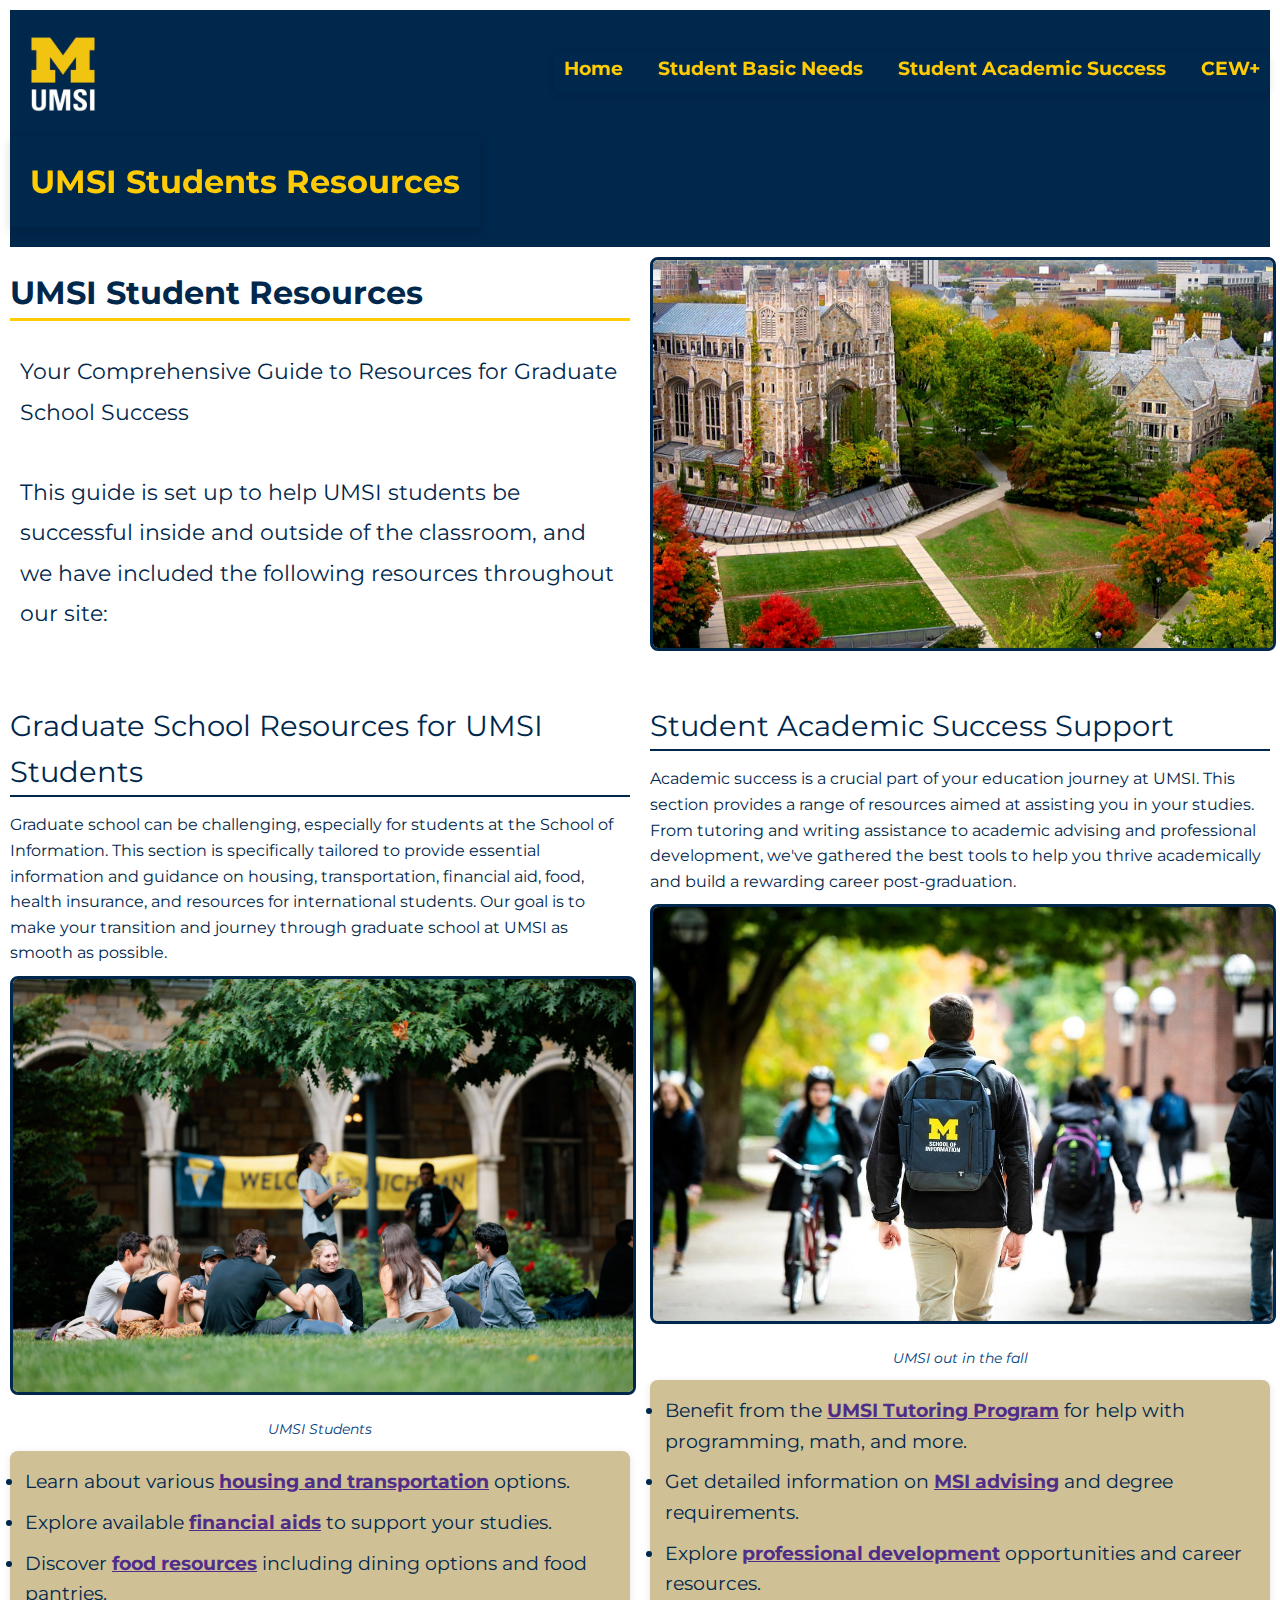
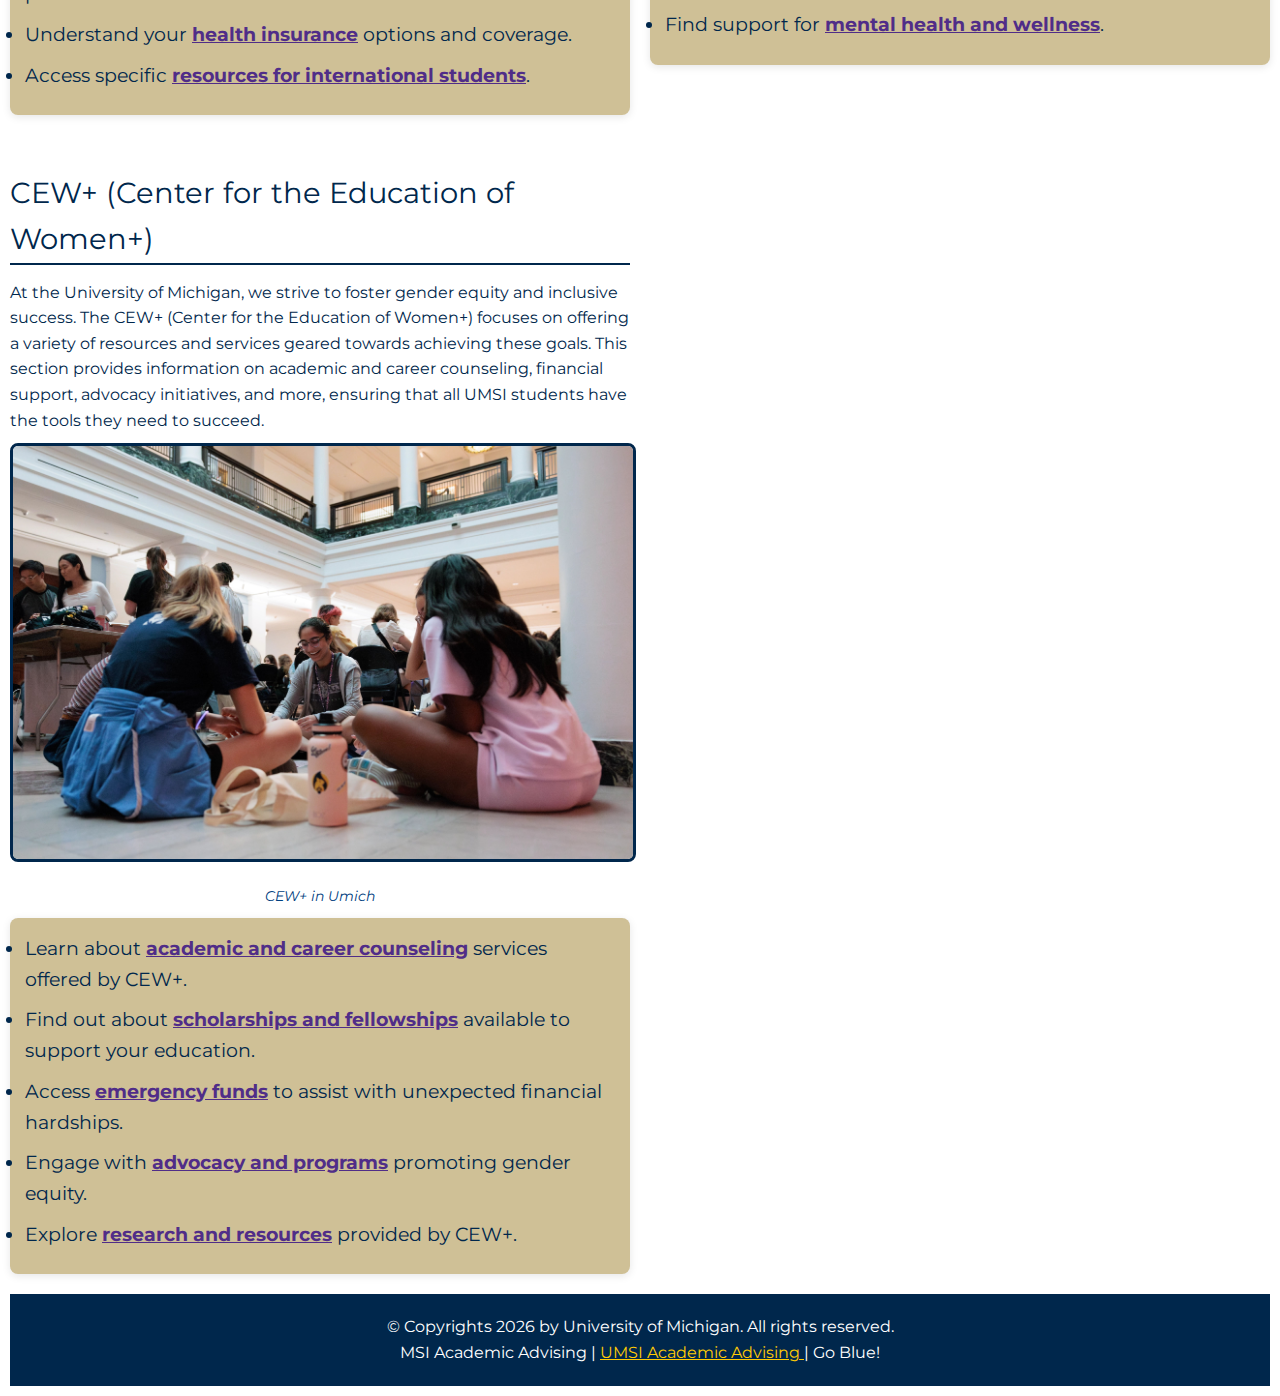
<file: index.html>
<!DOCTYPE html>
<html lang="en">
<head>
    <meta charset="UTF-8">
    <meta name="viewport" content="width=device-width, initial-scale=1.0">
    <title>UMSI Student Resources Portal</title>
    <link rel="stylesheet" href="css/html5reset.css">
    <link rel="stylesheet" href="css/style.css">
    <link href="https://fonts.googleapis.com/css2?family=Montserrat:wght@400;500;700&display=swap" rel="stylesheet">
</head>
<body>
    <div class="skip"><a href="#main">Skip to Main Content</a></div>
    <header>
        <img src="images/UMSI_signature_vertical_informal_solidblue.jpg" alt="UMSI Logo">
        <nav>
            <ul>
                <li><a href = "index.html">Home</a></li>
                <li><a href = "student_basic_needs.html">Student Basic Needs</a></li>
                <li><a href = "student_academic_success.html">Student Academic Success</a></li>
                <li><a href = "CEW+.html">CEW+</a></li>
            </ul>
        </nav>
        <h1>UMSI Students Resources</h1>
    </header>


    <main id="main">
        <div id="intro">
            <h2>UMSI Student Resources</h2>
            <p>Your Comprehensive Guide to Resources for Graduate School Success</p>
            <p>This guide is set up to help UMSI students be successful inside and outside of the classroom, and we have included the following resources throughout our site:</p>
        </div>

        <div>
            <img src="images/H_h1.jpg" alt="Umich Law Quad in fall">
        </div>

        <div>
            <h3>Graduate School Resources for UMSI Students</h3>
            <p>Graduate school can be challenging, especially for students at the School of Information. This section is specifically tailored to provide essential information and guidance on housing, transportation, financial aid, food, health insurance, and resources for international students. Our goal is to make your transition and journey through graduate school at UMSI as smooth as possible.</p>
            <figure>
                <img src="images/H_resources.jpg" alt="A small group of students sit in the grass in the Law Quad.">
                <figcaption>UMSI Students</figcaption>
            </figure>
            <ul>
                <li>Learn about various <a href="https://housing.umich.edu/">housing and transportation</a> options.</li>
                <li>Explore available <a href="https://finaid.umich.edu/">financial aids</a> to support your studies.</li>
                <li>Discover <a href="https://dining.umich.edu/">food resources</a> including dining options and food pantries.</li>
                <li>Understand your <a href="https://uhs.umich.edu/healthinsuranceplans">health insurance</a> options and coverage.</li>
                <li>Access specific <a href="https://internationalcenter.umich.edu/">resources for international students</a>.</li>
            </ul>
        </div>

        <div>
            <h3>Student Academic Success Support</h3>
            <p>Academic success is a crucial part of your education journey at UMSI. This section provides a range of resources aimed at assisting you in your studies. From tutoring and writing assistance to academic advising and professional development, we've gathered the best tools to help you thrive academically and build a rewarding career post-graduation.</p>
            <figure>
                <img src="images/H_UMSI_CampusFall_UMSIBackpack_02.jpg" alt="A student wears a UMSI backpack in fall on the drag">
                <figcaption>UMSI out in the fall</figcaption>
            </figure>
            <ul>
                <li>Benefit from the <a href="https://sites.google.com/umich.edu/umsitutoring/home">UMSI Tutoring Program</a> for help with programming, math, and more.</li>
                <li>Get detailed information on <a href="https://sites.google.com/umich.edu/msiacademicadvising/home?authuser=0">MSI advising</a> and degree requirements.</li>
                <li>Explore <a href="https://careers.umich.edu/career-development">professional development</a> opportunities and career resources.</li>
                <li>Find support for <a href="https://caps.umich.edu/">mental health and wellness</a>.</li>
            </ul>
        </div>

        <div>
            <h3>CEW+ (Center for the Education of Women+)</h3>
            <p>At the University of Michigan, we strive to foster gender equity and inclusive success. The CEW+ (Center for the Education of Women+) focuses on offering a variety of resources and services geared towards achieving these goals. This section provides information on academic and career counseling, financial support, advocacy initiatives, and more, ensuring that all UMSI students have the tools they need to succeed.</p>
            <figure>
                <img src="images/H_CEW+.jpg.jpg" alt="A small group of Artscapade attendees sit on the floor during a Bingo Game, smiling and talking to one another.">
                <figcaption>CEW+ in Umich</figcaption>
            </figure>
            <ul>
                <li>Learn about <a href="https://www.cew.umich.edu/counseling/">academic and career counseling</a> services offered by CEW+.</li>
                <li>Find out about <a href="https://www.cew.umich.edu/funding/cew-scholarships/">scholarships and fellowships</a> available to support your education.</li>
                <li>Access <a href="https://www.cew.umich.edu/funding/emergency-funding/">emergency funds</a> to assist with unexpected financial hardships.</li>
                <li>Engage with <a href="https://www.cew.umich.edu/advocacy-initiatives/">advocacy and programs</a> promoting gender equity.</li>
                <li>Explore <a href="https://www.cew.umich.edu/advocacy-initiatives/cew-research/">research and resources</a> provided by CEW+.</li>
            </ul>
        </div>
    </main>
    <footer>
        <p>© Copyrights <span id="year"></span> by University of Michigan. All rights reserved.</p>
        <p>MSI Academic Advising | <a href="https://sites.google.com/umich.edu/msiacademicadvising/student-support-resources">UMSI Academic Advising </a> | Go Blue!</p>
    </footer>

    <script>
        document.getElementById("year").innerHTML = new Date().getFullYear();
    </script>
</body>
</html>
</file>
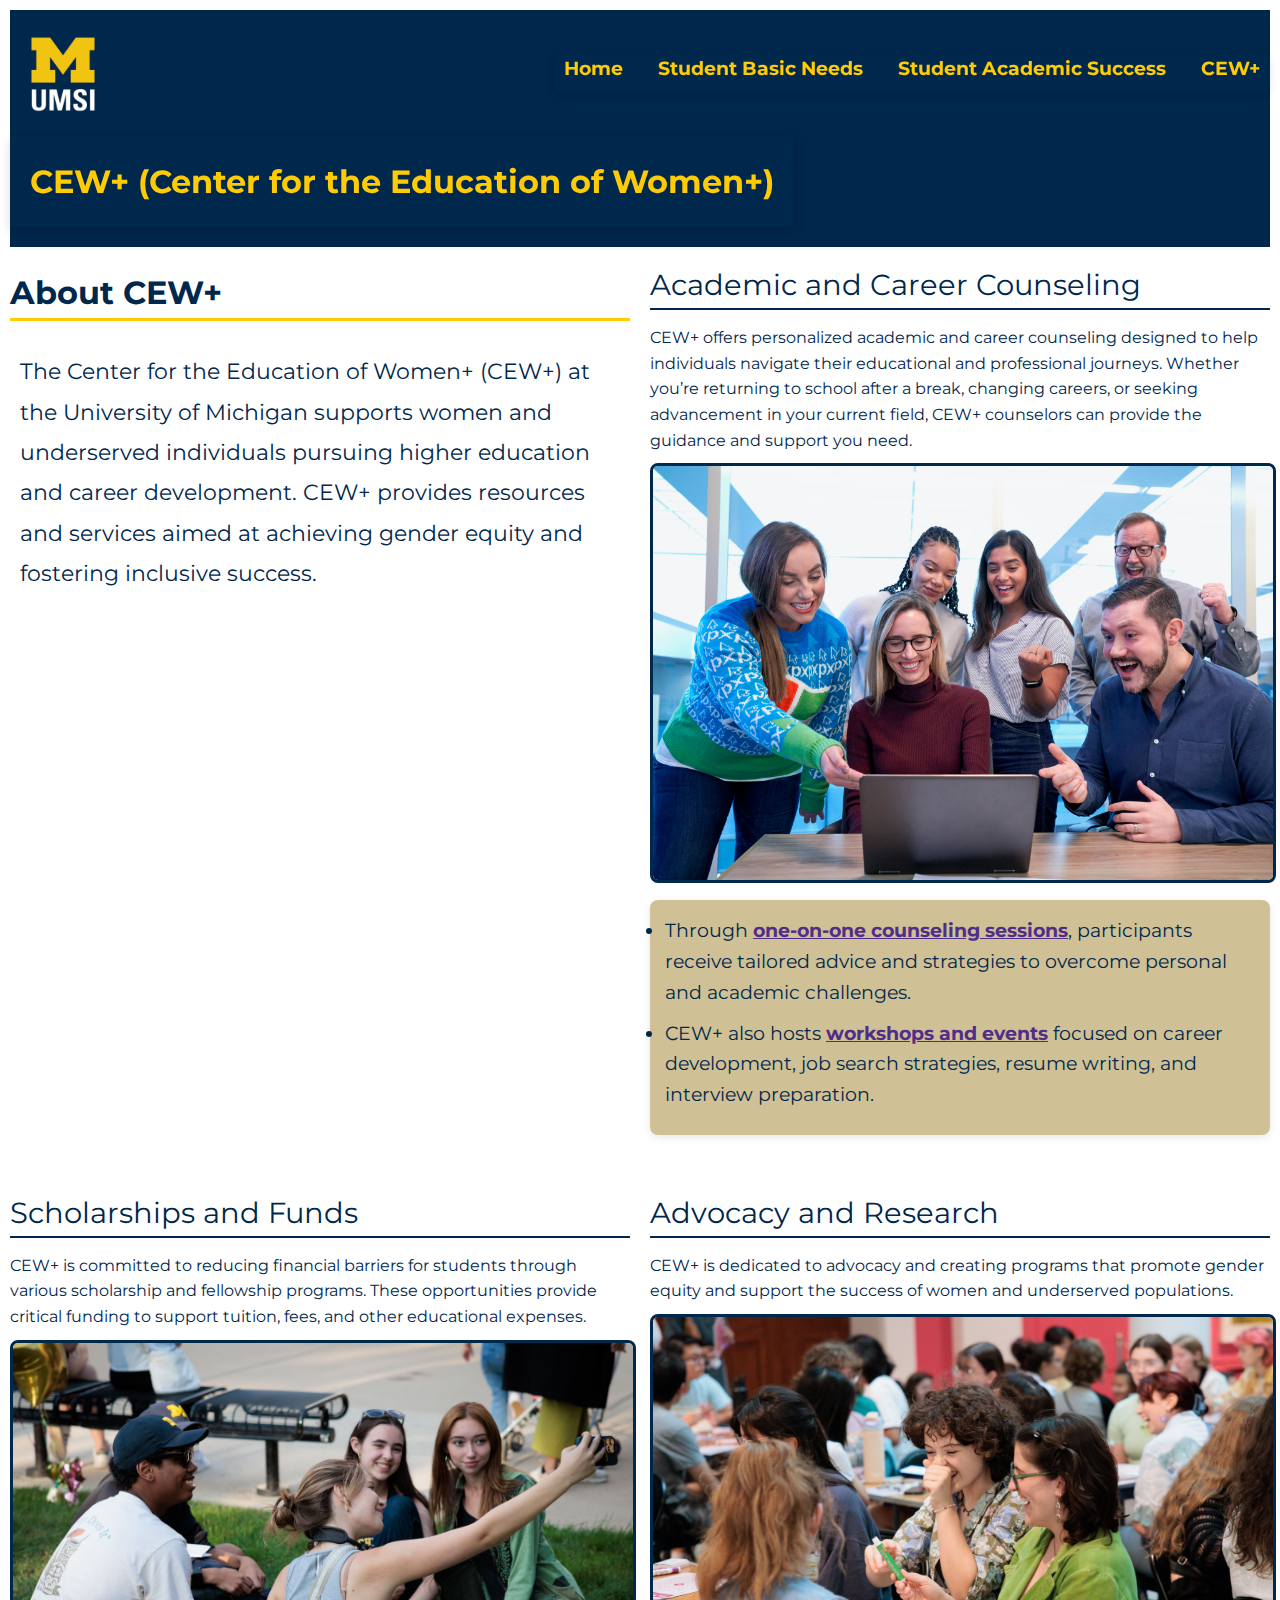
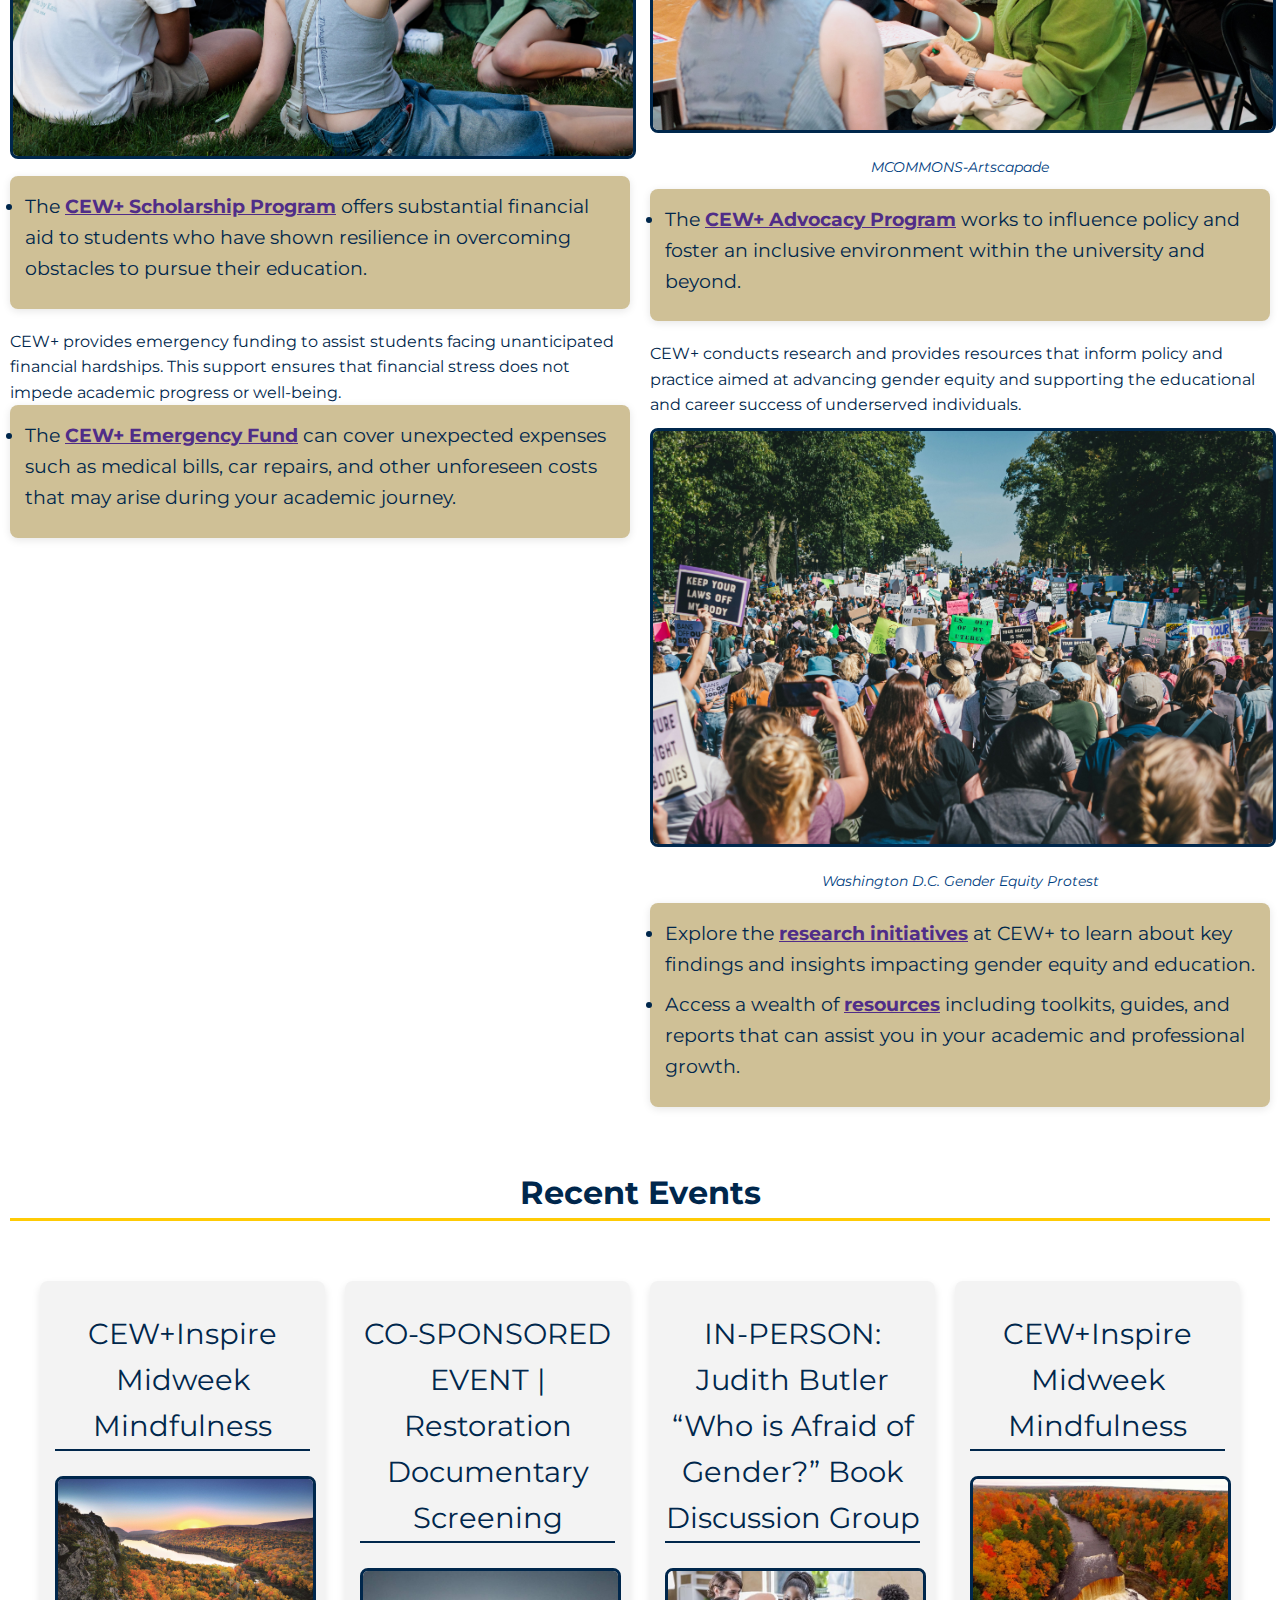
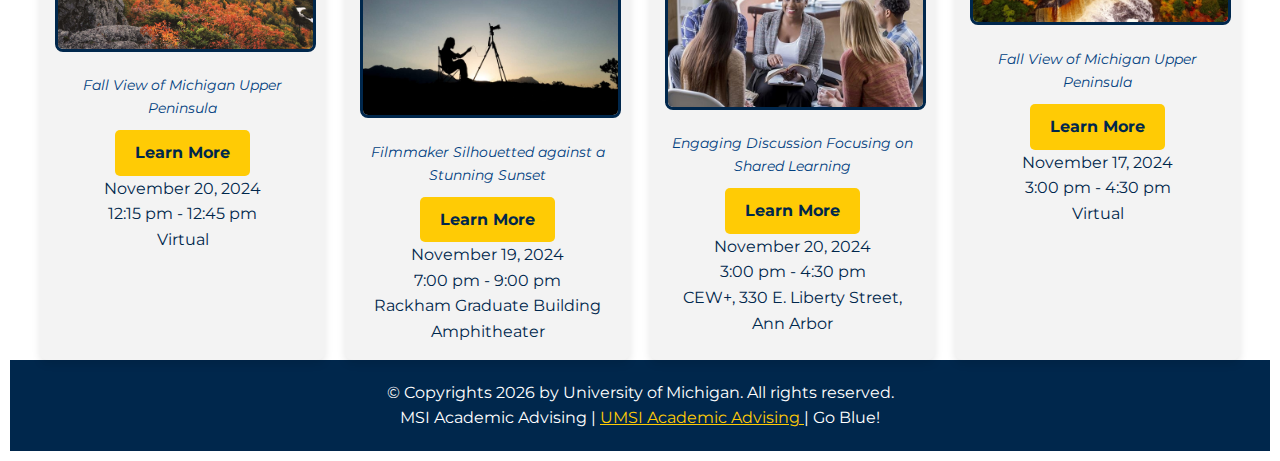
<file: CEW+.html>
<!DOCTYPE html>
<html lang="en">
<head>
    <meta charset="UTF-8">
    <meta name="viewport" content="width=device-width, initial-scale=1.0">
    <title>CEW+</title>
    <link rel="stylesheet" href="css/html5reset.css">
    <link rel="stylesheet" href="css/style.css">
    <link href="https://fonts.googleapis.com/css2?family=Montserrat:wght@400;500;700&display=swap" rel="stylesheet">
</head>
<body>
    <div class="skip"><a href="#main">Skip to Main Content</a></div>
    <header>
        <img src="images/UMSI_signature_vertical_informal_solidblue.jpg" alt="UMSI Logo">
        <nav>
            <ul>
                <li><a href = "index.html">Home</a></li>
                <li><a href = "student_basic_needs.html">Student Basic Needs</a></li>
                <li><a href = "student_academic_success.html">Student Academic Success</a></li>
                <li><a href = "CEW+.html">CEW+</a></li>
            </ul>
        </nav>
        <h1>CEW+ (Center for the Education of Women+)</h1>
    </header>

    <main id="main">
        <div id="intro">
            <h2>About CEW+</h2>
            <p>The Center for the Education of Women+ (CEW+) at the University of Michigan supports women and underserved individuals pursuing higher education and career development. CEW+ provides resources and services aimed at achieving gender equity and fostering inclusive success.</p>
        </div>

        <div>
            <h3>Academic and Career Counseling</h3>
            <p>CEW+ offers personalized academic and career counseling designed to help individuals navigate their educational and professional journeys. Whether you’re returning to school after a break, changing careers, or seeking advancement in your current field, CEW+ counselors can provide the guidance and support you need.</p>
            <figure>
                <img src="images/p3_cewaboutus.jpg" alt="Six people exictly talking in a meeting room">
            </figure>
            <ul>
                <li>Through <a href="https://www.cew.umich.edu/counseling">one-on-one counseling sessions</a>, participants receive tailored advice and strategies to overcome personal and academic challenges.</li>
                <li>CEW+ also hosts <a href="https://www.cew.umich.edu/events">workshops and events</a> focused on career development, job search strategies, resume writing, and interview preparation.</li>
            </ul>
        </div>

        <div>
            <h3>Scholarships and Funds</h3>
            <p>CEW+ is committed to reducing financial barriers for students through various scholarship and fellowship programs. These opportunities provide critical funding to support tuition, fees, and other educational expenses.</p>
            <figure>
                <img src="images/p3_scholarship.jpg" alt="Five students sitting on the grass and the girl in the front is taking a group selfie">
            </figure>
            <ul>
                <li>The <a href="https://www.cew.umich.edu/funding/cew-scholarships/">CEW+ Scholarship Program</a> offers substantial financial aid to students who have shown resilience in overcoming obstacles to pursue their education.</li>
            </ul>
            <p>CEW+ provides emergency funding to assist students facing unanticipated financial hardships. This support ensures that financial stress does not impede academic progress or well-being.</p>
            <ul>
                <li>The <a href="https://www.cew.umich.edu/emergency-fund">CEW+ Emergency Fund</a> can cover unexpected expenses such as medical bills, car repairs, and other unforeseen costs that may arise during your academic journey.</li>
            </ul>
        </div>


        <div>
            <h3>Advocacy and Research</h3>
            <p>CEW+ is dedicated to advocacy and creating programs that promote gender equity and support the success of women and underserved populations.</p>
            <figure>
                <img src="images/p3_research.jpg" alt="Three students working together on a project happily">
                <figcaption>MCOMMONS-Artscapade</figcaption>
            </figure>
            <ul>
                <li>The <a href="https://www.cew.umich.edu/advocacy">CEW+ Advocacy Program</a> works to influence policy and foster an inclusive environment within the university and beyond.</li>
            </ul>
            <p>CEW+ conducts research and provides resources that inform policy and practice aimed at advancing gender equity and supporting the educational and career success of underserved individuals.</p>
            <figure>
                <img src="images/p3_genderequity.jpg" alt="A crowd of people protesting in Washington D.C.">
                <figcaption>Washington D.C. Gender Equity Protest</figcaption>
            </figure>
            <ul>
                <li>Explore the <a href="https://www.cew.umich.edu/advocacy-initiatives/cew-research/">research initiatives</a> at CEW+ to learn about key findings and insights impacting gender equity and education.</li>
                <li>Access a wealth of <a href="https://www.cew.umich.edu/resources">resources</a> including toolkits, guides, and reports that can assist you in your academic and professional growth.</li>
            </ul>
        </div>

        <div id="RE">
            <h2>Recent Events</h2>
        </div>

        <div class="event-cards">
            <div class="event-card">
                <h3>CEW+Inspire Midweek Mindfulness</h3>
                <figure>
                    <img src="images/p3_mindfulness.jpg" alt="Image of Michigan upper peninsula in the fall">
                    <figcaption>Fall View of Michigan Upper Peninsula</figcaption>
                </figure>
                <p><a href="https://www.cew.umich.edu/events/virtual-cewinspire-midweek-mindfulness-guided-sit-november-13/" class="button-style">Learn More</a></p>
                <p>November 20, 2024</p>
                <p>12:15 pm - 12:45 pm</p>
                <p>Virtual</p>
            </div>

            <div class="event-card">
                <h3>CO-SPONSORED EVENT | Restoration Documentary Screening</h3>
                <figure>
                    <img src="images/p3_documentary.jpeg" alt="Silhouette of a filmmaker holding a camera against a sunset.">
                    <figcaption>Filmmaker Silhouetted against a Stunning Sunset</figcaption>
                </figure>
                <p><a href="https://www.cew.umich.edu/events/co-sponsored-event-restoration-documentary-screening/" class="button-style">Learn More</a></p>
                <p>November 19, 2024</p>
                <p>7:00 pm - 9:00 pm</p>
                <p>Rackham Graduate Building Amphitheater</p>
            </div>

            <div class="event-card">
                <h3>IN-PERSON: Judith Butler “Who is Afraid of Gender?” Book Discussion Group</h3>
                <figure>
                    <img src="images/p3_bookdiscussion.jpg" alt="Group of people engaged in discussion">
                    <figcaption>Engaging Discussion Focusing on Shared Learning</figcaption>
                </figure>
                <p><a href="https://www.cew.umich.edu/events/in-person-judith-butler-whos-afraid-of-gender-book-group/" class="button-style">Learn More</a></p>
                <p>November 20, 2024</p>
                <p>3:00 pm - 4:30 pm</p>
                <p>CEW+, 330 E. Liberty Street, Ann Arbor</p>
            </div>

            <div class="event-card">
                <h3>CEW+Inspire Midweek Mindfulness</h3>
                <figure>
                    <img src="images/p3_mindfulness2.jpg" alt="Image of Michigan upper peninsula in the fall, with a waterfall in the ceneter">
                    <figcaption>Fall View of Michigan Upper Peninsula</figcaption>
                </figure>
                <p><a href="https://www.cew.umich.edu/events/virtual-cewinspire-midweek-mindfulness-guided-sit-november-13/" class="button-style">Learn More</a></p>
                <p>November 17, 2024</p>
                <p>3:00 pm - 4:30 pm</p>
                <p>Virtual</p>
            </div>
        </div>

    </main>
    <footer>
        <p>© Copyrights <span id="year"></span> by University of Michigan. All rights reserved.</p>
        <p>MSI Academic Advising | <a href="https://sites.google.com/umich.edu/msiacademicadvising/student-support-resources">UMSI Academic Advising </a> | Go Blue!</p>
    </footer>

    <script>
        document.getElementById("year").innerHTML = new Date().getFullYear();
        document.querySelectorAll('a').forEach(link => {
        if (link.textContent.trim() === "Learn More") {
            link.classList.add("button-style");
        }
    });
    </script>
</body>
</html>
</file>
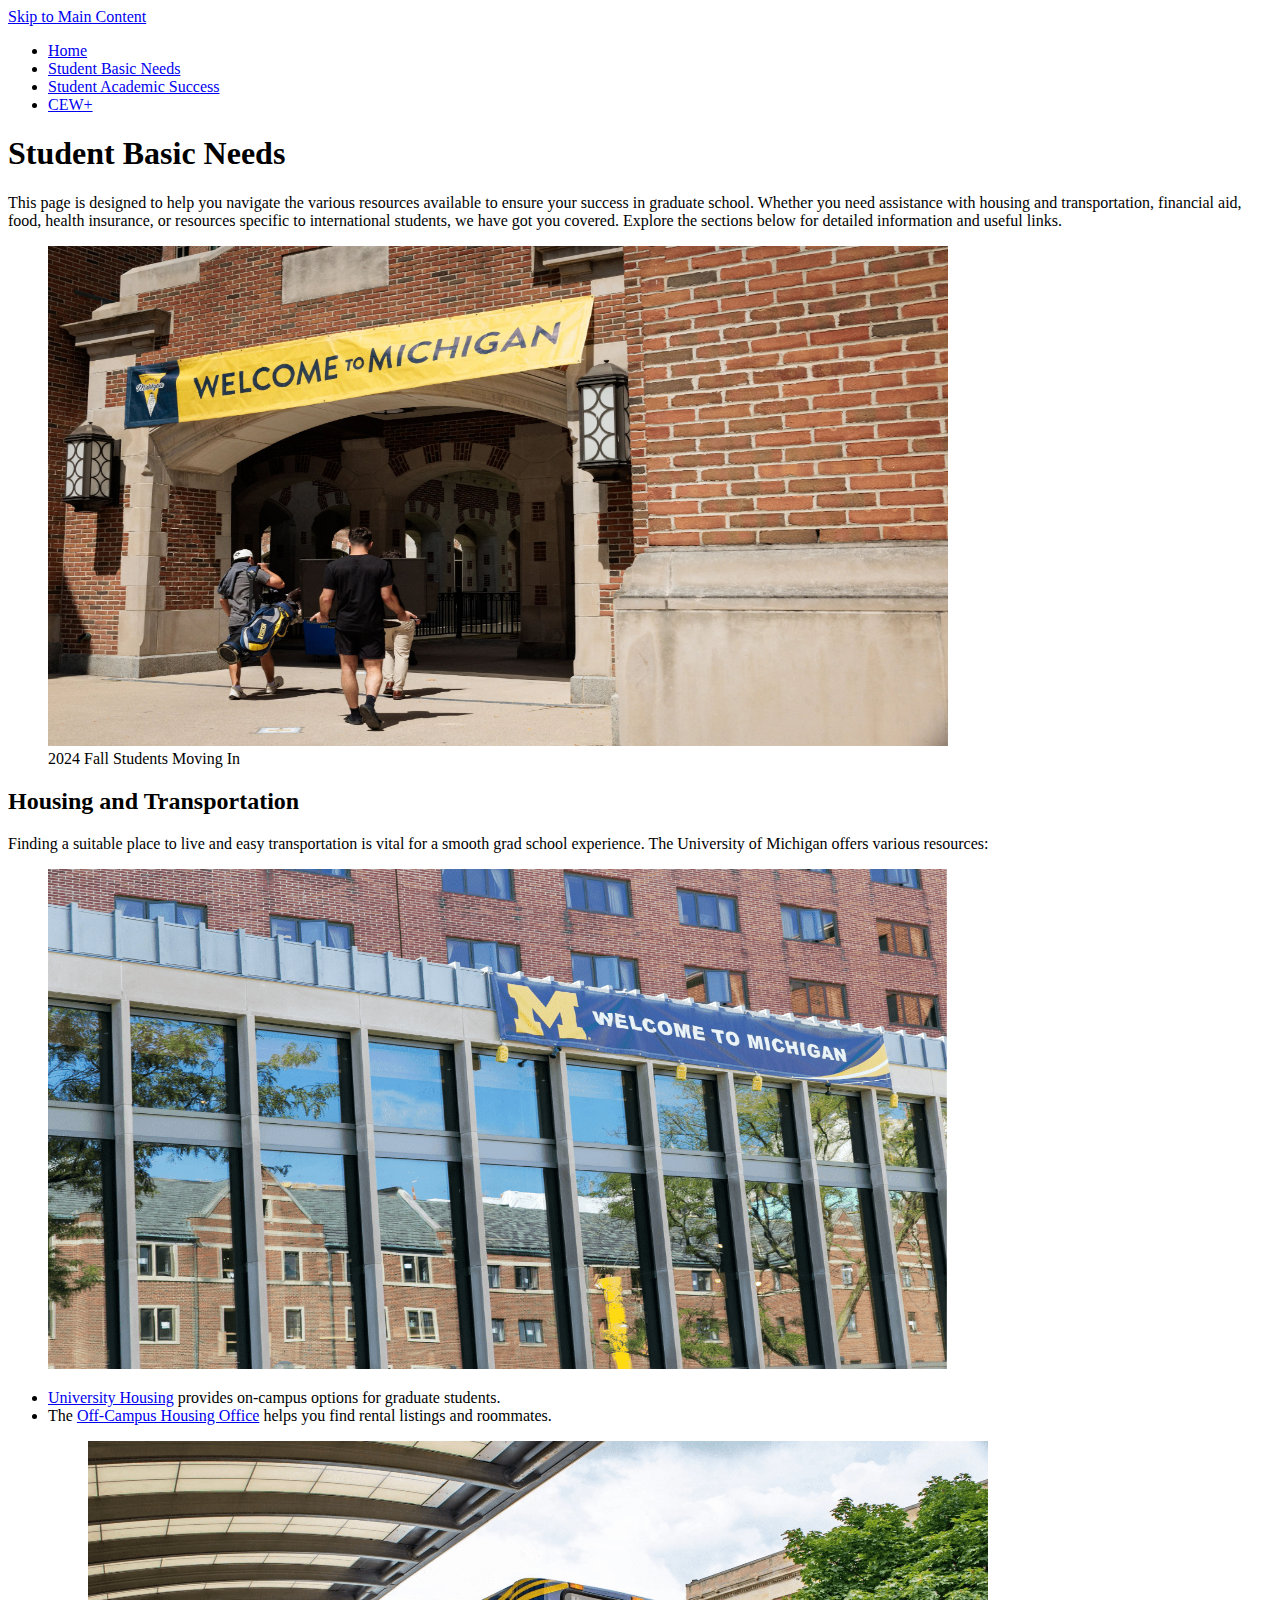
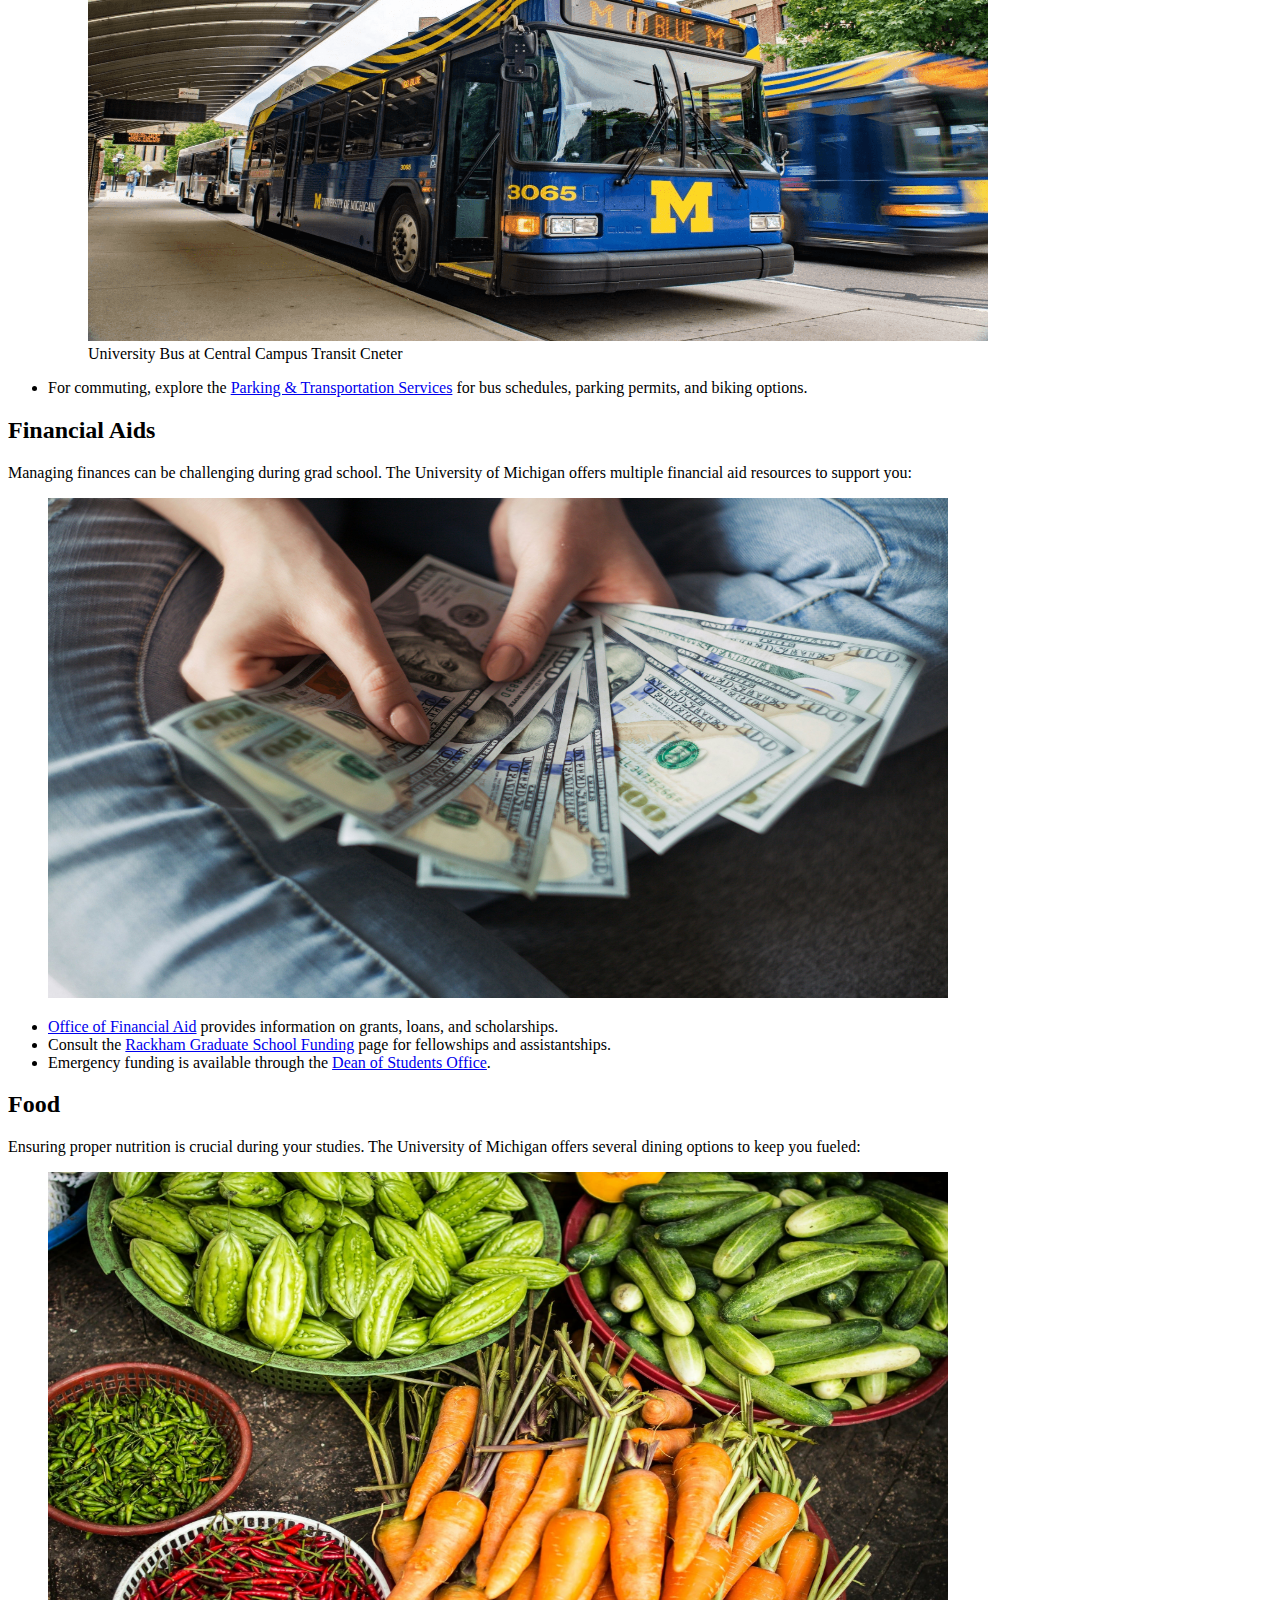
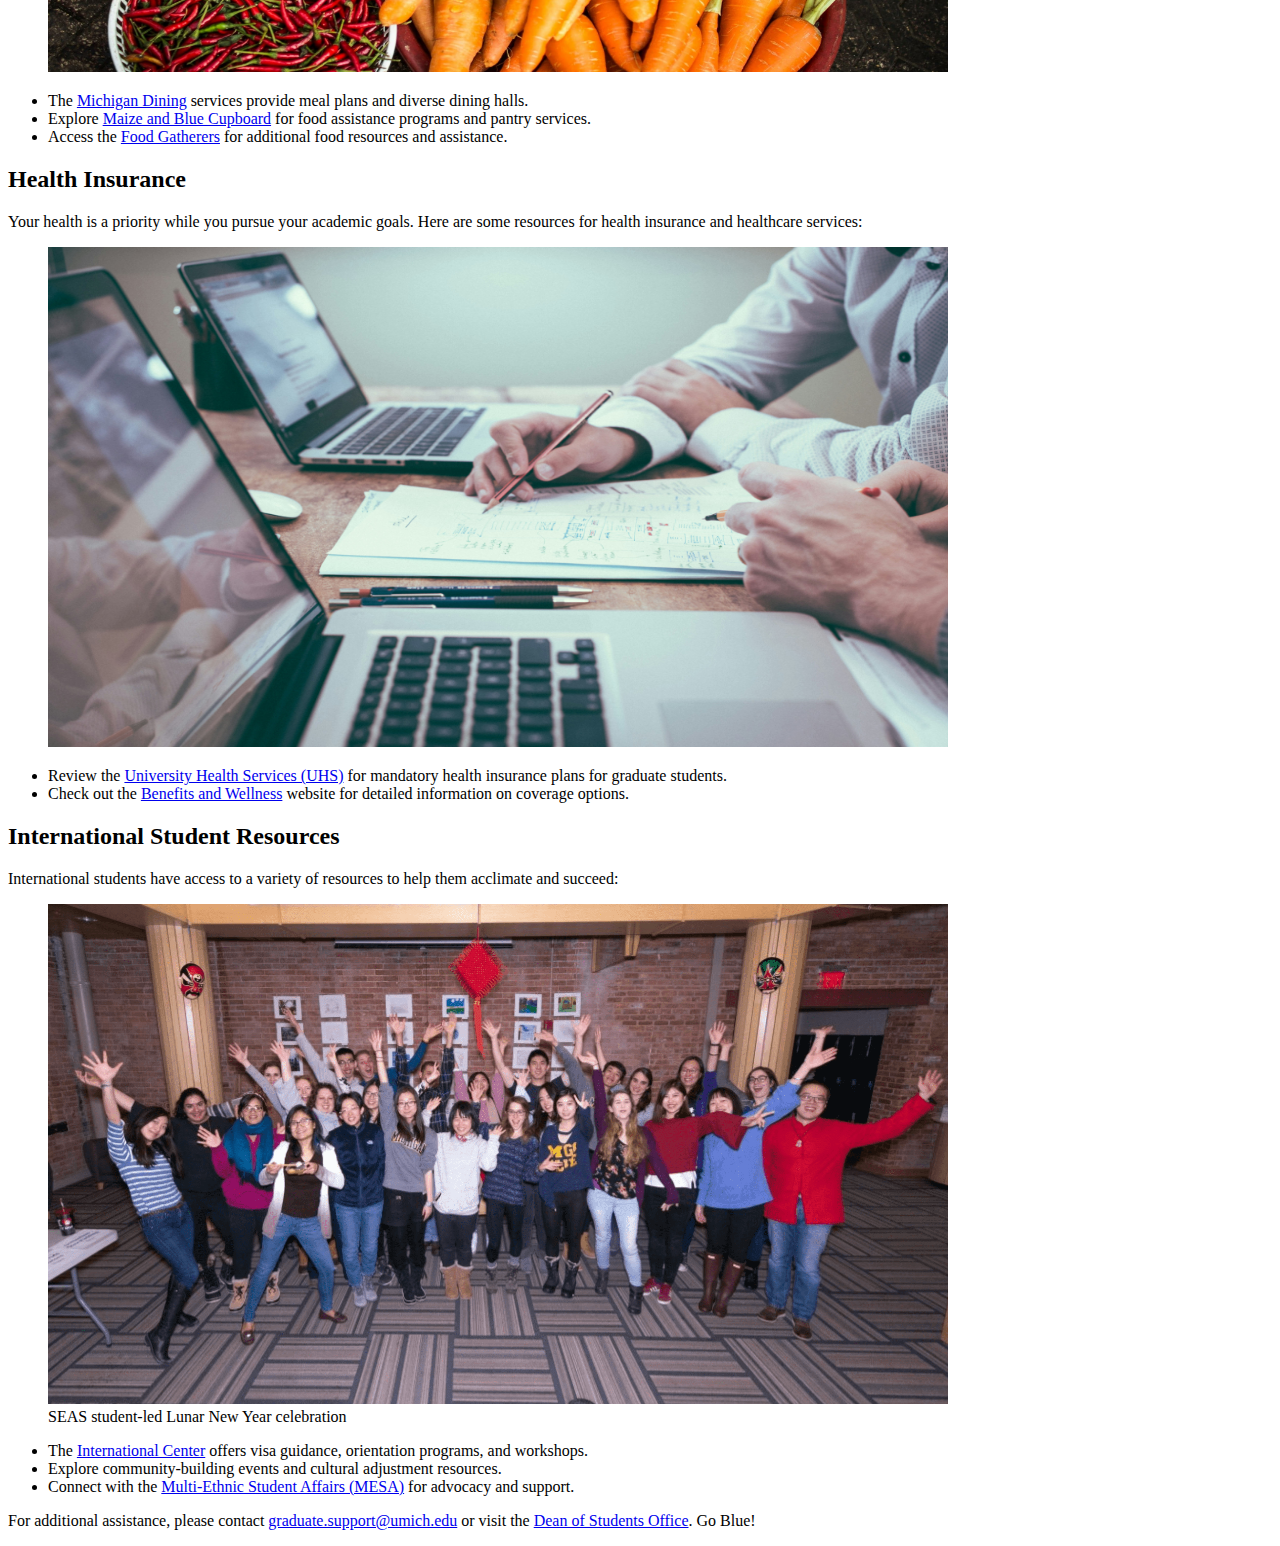
<file: student _basic_needs.html>
<!DOCTYPE html>
<html lang="en">
<head>
    <meta charset="UTF-8">
    <meta name="viewport" content="width=device-width, initial-scale=1.0">
    <title>Student Basic Needs</title>
</head>
<body>

    <header>
            <a href = "#main">Skip to Main Content</a>
        <nav>
            <ul>
                <li><a href = "index.html">Home</a></li>
                <li><a href = "student_basic_needs.html">Student Basic Needs</a></li>
                <li><a href = "student_academic_success.html">Student Academic Success</a></li>
                <li><a href = "CEW+.html">CEW+</a></li>
            </ul>
        </nav>
        <h1>Student Basic Needs</h1>

    </header>
    <main id="main">
        <div>
            <p>This page is designed to help you navigate the various resources available to ensure your success in graduate school. Whether you need assistance with housing and transportation, financial aid, food, health insurance, or resources specific to international students, we have got you covered. Explore the sections below for detailed information and useful links.</p>
            <figure>
                <img src="images/p1_welcome.jpg" alt="Three students moving into North Quad, with a sign on the building outer wall saying Welcome to Michigan"
                    width="900"
                    height="500">
                <figcaption>2024 Fall Students Moving In</figcaption>
            </figure>
        </div>

            <div>
                <h2>Housing and Transportation</h2>
                <p>Finding a suitable place to live and easy transportation is vital for a smooth grad school experience. The University of Michigan offers various resources:</p>
                <figure>
                    <img src="images/p1_housing.png" alt="A University of Michigan dorm building with a sign saying Welcome to Michigan"
                        width="900"
                        height="500">
                </figure>
                <ul>
                    <li><a href="https://housing.umich.edu/">University Housing</a> provides on-campus options for graduate students.</li>
                    <li>The <a href="https://offcampus.umich.edu/">Off-Campus Housing Office</a> helps you find rental listings and roommates.</li>
                    <figure>
                        <img src="images/p1_transportation.png" alt="A University of Michigan bus stop at Central Campus Transit Center"
                            width="900"
                            height="500">
                        <figcaption>University Bus at Central Campus Transit Cneter</figcaption>
                    </figure>
                    <li>For commuting, explore the <a href="https://ltp.umich.edu/">Parking & Transportation Services</a> for bus schedules, parking permits, and biking options.</li>
                </ul>
            </div>

            <div>
                <h2>Financial Aids</h2>
                <p>Managing finances can be challenging during grad school. The University of Michigan offers multiple financial aid resources to support you:</p>
                <figure>
                    <img src="images/p1_financialaid.jpg" alt="A jar filled with coins and a graduation cap on the top of a book"
                        width="900"
                        height="500">
                </figure>
                <ul>
                    <li><a href="https://finaid.umich.edu/">Office of Financial Aid</a> provides information on grants, loans, and scholarships.</li>
                    <li>Consult the <a href="https://rackham.umich.edu/funding/">Rackham Graduate School Funding</a> page for fellowships and assistantships.</li>
                    <li>Emergency funding is available through the <a href="https://deanofstudents.umich.edu/">Dean of Students Office</a>.</li>
                </ul>
            </div>

            <div>
                <h2>Food</h2>
                <p>Ensuring proper nutrition is crucial during your studies. The University of Michigan offers several dining options to keep you fueled:</p>
                <figure>
                    <img src="images/p1_food.jpg" alt="A picture showing vetables, including carrots, cucumbers, and different kinds of peppers"
                        width="900"
                        height="500">
                </figure>
                <ul>
                    <li>The <a href="https://dining.umich.edu/">Michigan Dining</a> services provide meal plans and diverse dining halls.</li>
                    <li>Explore <a href="https://mbc.studentlife.umich.edu/">Maize and Blue Cupboard</a> for food assistance programs and pantry services.</li>
                    <li>Access the <a href="https://foodgatherers.org/">Food Gatherers</a> for additional food resources and assistance.</li>
                </ul>
            </div>

            <div>
                <h2>Health Insurance</h2>
                <p>Your health is a priority while you pursue your academic goals. Here are some resources for health insurance and healthcare services:</p>
                <figure>
                    <img src="images/p1_healthinsurance.jpg" alt="A picture showing two people disussing health insurance in front of their computers"
                        width="900"
                        height="500">
                </figure>
                <ul>
                    <li>Review the <a href="https://uhs.umich.edu/healthinsuranceplans">University Health Services (UHS)</a> for mandatory health insurance plans for graduate students.</li>
                    <li>Check out the <a href="https://hr.umich.edu/benefits-wellness">Benefits and Wellness</a> website for detailed information on coverage options.</li>
                </ul>
            </div>

            <div>
                <h2>International Student Resources</h2>
                <p>International students have access to a variety of resources to help them acclimate and succeed:</p>
                <figure>
                    <img src="images/p1_internationalstudents.png" alt="A group of international students standing together smiling and with arms up"
                        width="900"
                        height="500">
                    <figcaption>SEAS student-led Lunar New Year celebration</figcaption>
                </figure>
                <ul>
                    <li>The <a href="https://internationalcenter.umich.edu/">International Center</a> offers visa guidance, orientation programs, and workshops.</li>
                    <li>Explore community-building events and cultural adjustment resources.</li>
                    <li>Connect with the <a href="https://mesa.umich.edu/">Multi-Ethnic Student Affairs (MESA)</a> for advocacy and support.</li>
                </ul>
            </div>
    </main>
    <footer>
        For additional assistance, please contact <a href="mailto:graduate.support@umich.edu">graduate.support@umich.edu</a> or visit the <a href="https://deanofstudents.umich.edu" target="_blank">Dean of Students Office</a>. Go Blue!</p>
    </footer>

</body>

</html>
</file>
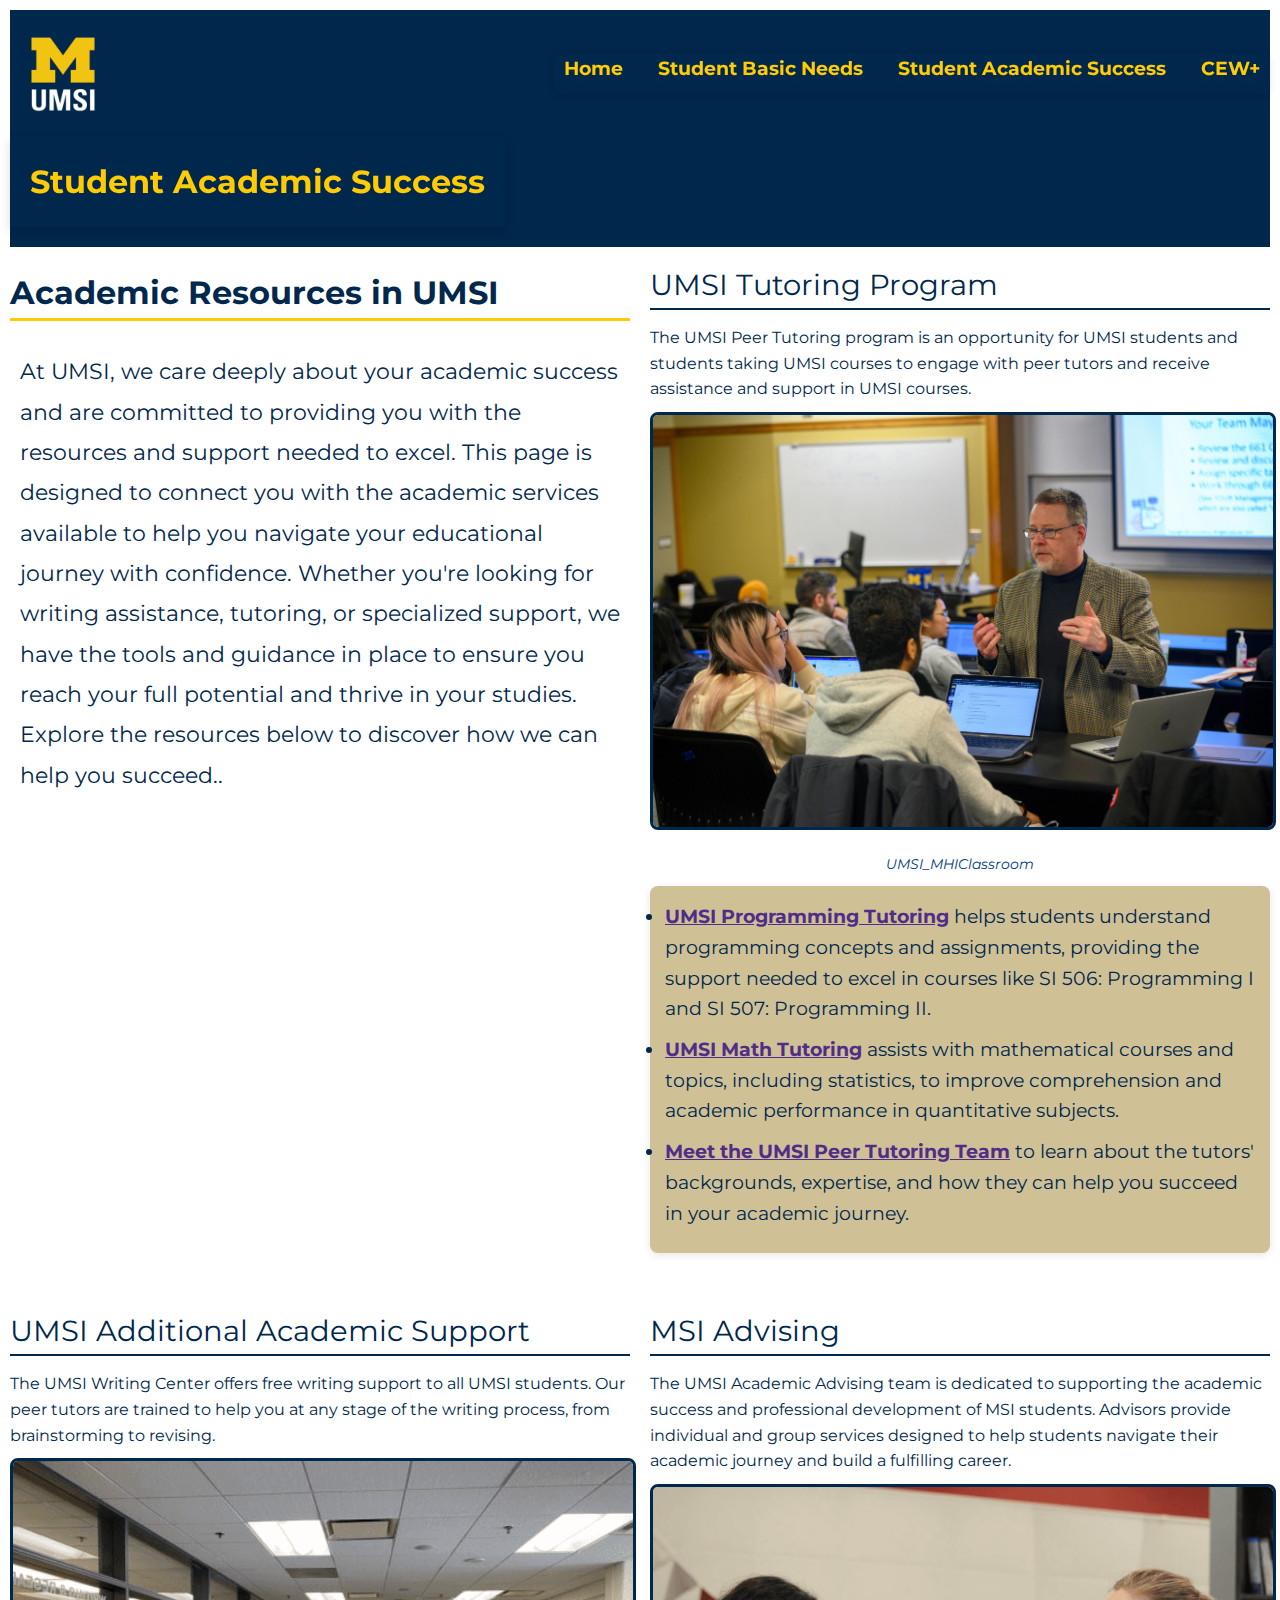
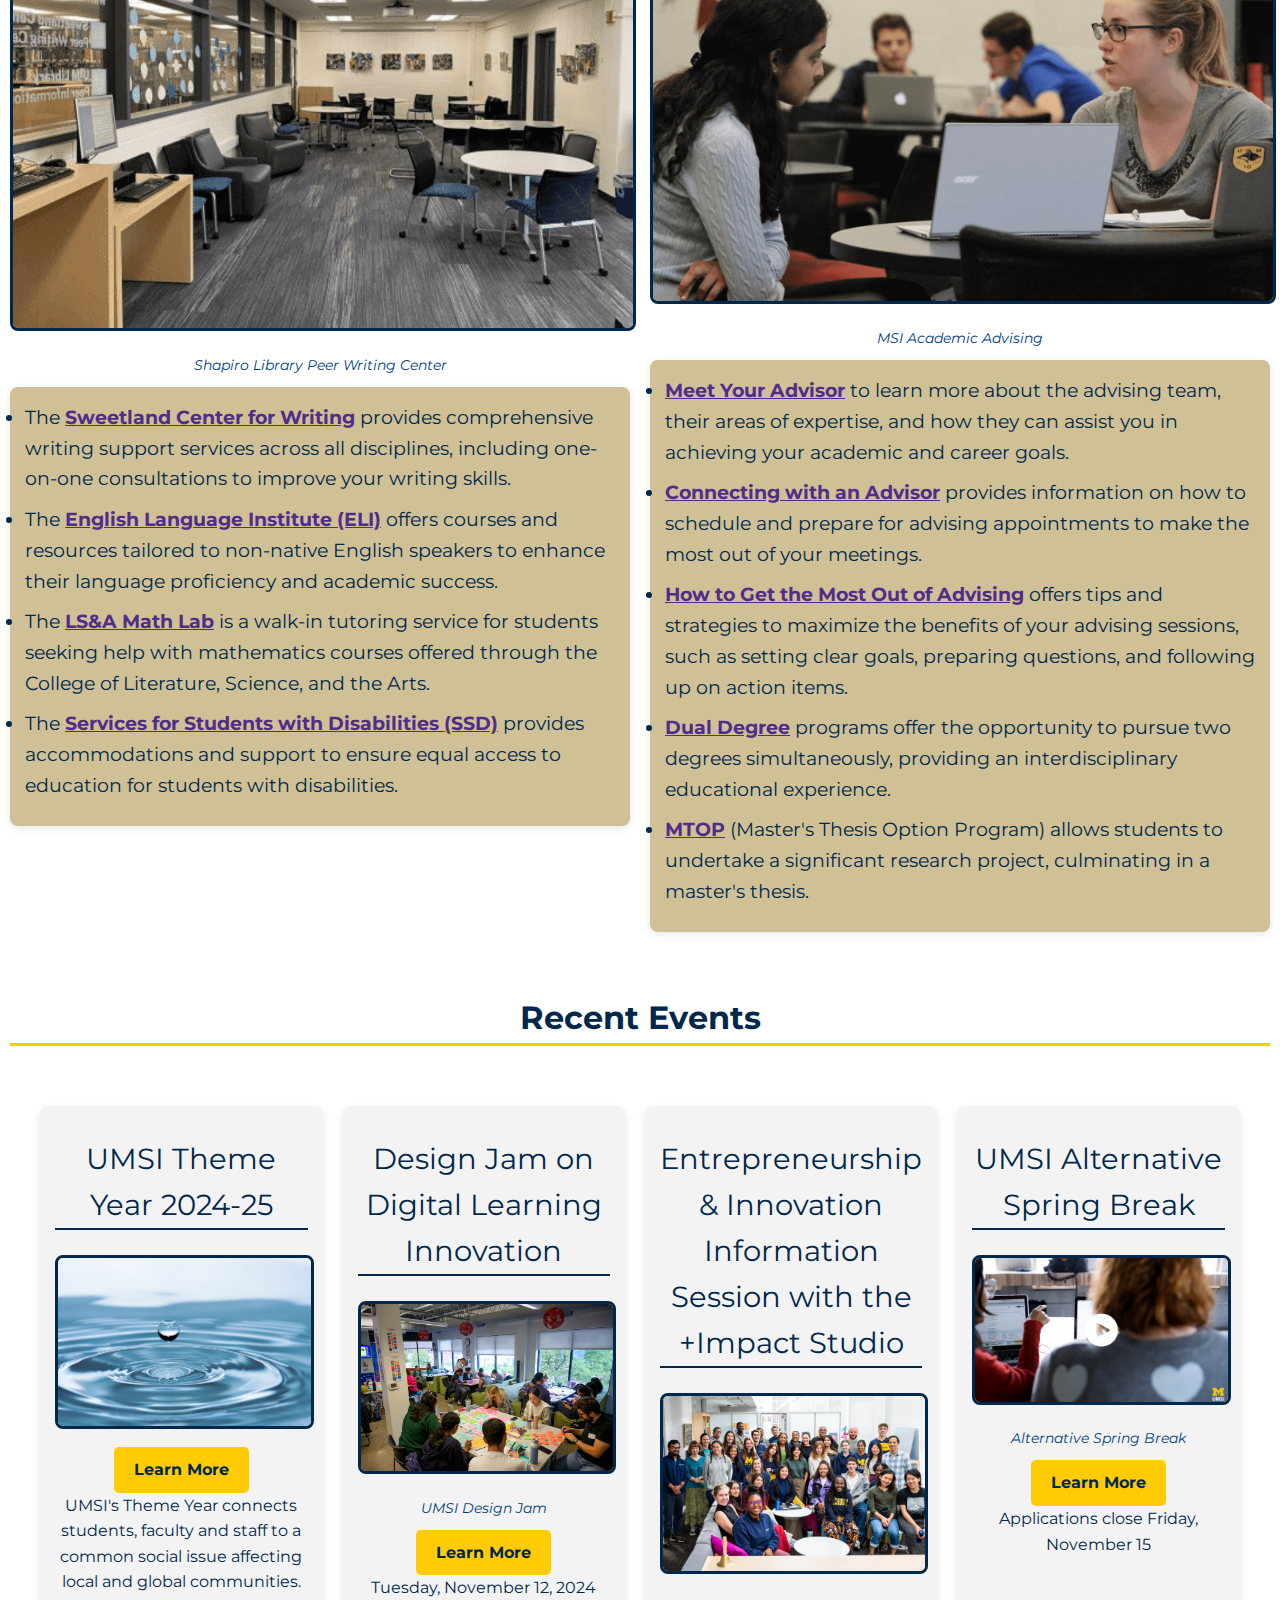
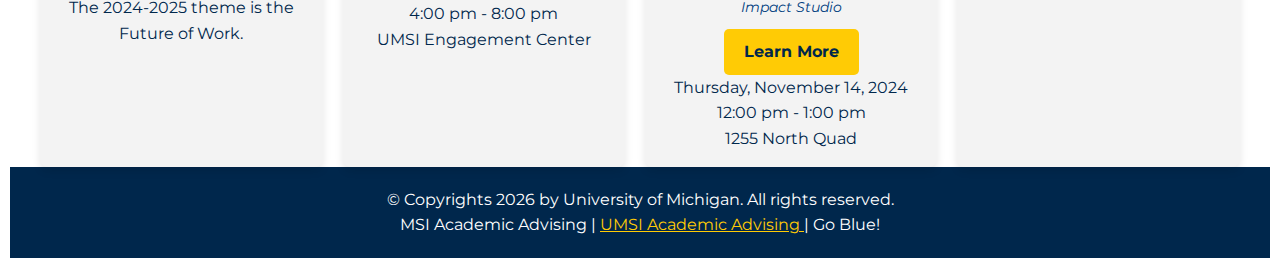
<file: student_academic_success.html>
<!DOCTYPE html>
<html lang="en">
<head>
    <meta charset="UTF-8">
    <meta name="viewport" content="width=device-width, initial-scale=1.0">
    <title>Student Academic Success</title>
    <link rel="stylesheet" href="css/html5reset.css">
    <link rel="stylesheet" href="css/style.css">
    <link href="https://fonts.googleapis.com/css2?family=Montserrat:wght@400;500;700&display=swap" rel="stylesheet">
</head>
<body>
    <div class="skip"><a href="#main">Skip to Main Content</a></div>
    <header>
        <img src="images/UMSI_signature_vertical_informal_solidblue.jpg" alt="UMSI Logo">
        <nav>
            <ul>
                <li><a href = "index.html">Home</a></li>
                <li><a href = "student_basic_needs.html">Student Basic Needs</a></li>
                <li><a href = "student_academic_success.html">Student Academic Success</a></li>
                <li><a href = "CEW+.html">CEW+</a></li>
            </ul>
        </nav>
        <h1>Student Academic Success</h1>

    </header>
    <main id="main">
        <div id="intro">
            <h2>Academic Resources in UMSI</h2>
            <p>At UMSI, we care deeply about your academic success and are committed to providing you with the resources and support needed to excel. This page is designed to connect you with the academic services available to help you navigate your educational journey with confidence. Whether you're looking for writing assistance, tutoring, or specialized support, we have the tools and guidance in place to ensure you reach your full potential and thrive in your studies. Explore the resources below to discover how we can help you succeed..</p>
        </div>

        <div>
            <h3>UMSI Tutoring Program</h3>
            <p>The UMSI Peer Tutoring program is an opportunity for UMSI students and students taking UMSI courses to engage with peer tutors and receive assistance and support in UMSI courses.</p>
            <figure>
                <img src="images/p2_tutoring.jpg" alt="An instructor explaining concept to two students in class">
                <figcaption>UMSI_MHIClassroom</figcaption>
            </figure>
            <ul>
                <li><a href="https://sites.google.com/umich.edu/umsitutoring/umsi-programming-tutoring?authuser=0">UMSI Programming Tutoring</a> helps students understand programming concepts and assignments, providing the support needed to excel in courses like SI 506: Programming I and SI 507: Programming II.</li>
                <li><a href="https://sites.google.com/umich.edu/umsitutoring/umsi-math-tutoring?authuser=0">UMSI Math Tutoring</a> assists with mathematical courses and topics, including statistics, to improve comprehension and academic performance in quantitative subjects.</li>
                <li><a href="https://sites.google.com/umich.edu/umsitutoring/meet-the-umsi-peer-tutoring-team?authuser=0">Meet the UMSI Peer Tutoring Team</a> to learn about the tutors' backgrounds, expertise, and how they can help you succeed in your academic journey.</li>
            </ul>
        </div>

        <div>
            <h3>UMSI Additional Academic Support</h3>
            <p>The UMSI Writing Center offers free writing support to all UMSI students. Our peer tutors are trained to help you at any stage of the writing process, from brainstorming to revising.</p>
            <figure>
                <img src="images/p2_writingcenter.png" alt="Picture of the writing center, have chairs and tables">
                <figcaption>Shapiro Library Peer Writing Center</figcaption>
            </figure>
            <ul>
                <li>The <a href="https://lsa.umich.edu/sweetland">Sweetland Center for Writing</a> provides comprehensive writing support services across all disciplines, including one-on-one consultations to improve your writing skills.</li>
                <li>The <a href="https://lsa.umich.edu/eli">English Language Institute (ELI)</a> offers courses and resources tailored to non-native English speakers to enhance their language proficiency and academic success.</li>
                <li>The <a href="https://lsa.umich.edu/math/undergraduates/course-resources/math-lab.html">LS&A Math Lab</a> is a walk-in tutoring service for students seeking help with mathematics courses offered through the College of Literature, Science, and the Arts.</li>
                <li>The <a href="https://ssd.umich.edu/">Services for Students with Disabilities (SSD)</a> provides accommodations and support to ensure equal access to education for students with disabilities.</li>
            </ul>
        </div>

        <div>
            <h3>MSI Advising</h3>
            <p>The UMSI Academic Advising team is dedicated to supporting the academic success and professional development of MSI students. Advisors provide individual and group services designed to help students navigate their academic journey and build a fulfilling career.</p>
            <figure>
                <img src="images/p2_advising.png" alt="An advisor and a student discussing in front of two laptops">
                <figcaption>MSI Academic Advising</figcaption>
            </figure>
            <ul>
                <li><a href="https://sites.google.com/umich.edu/msiacademicadvising/academic-advising/meet-your-advisors?authuser=0">Meet Your Advisor</a> to learn more about the advising team, their areas of expertise, and how they can assist you in achieving your academic and career goals.</li>
                <li><a href="https://sites.google.com/umich.edu/msiacademicadvising/academic-advising/connecting-with-an-advisor?authuser=0">Connecting with an Advisor</a> provides information on how to schedule and prepare for advising appointments to make the most out of your meetings.</li>
                <li><a href="https://sites.google.com/umich.edu/msiacademicadvising/academic-advising/how-to-get-the-most-out-of-advising?authuser=00">How to Get the Most Out of Advising</a> offers tips and strategies to maximize the benefits of your advising sessions, such as setting clear goals, preparing questions, and following up on action items.</li>
                <li><a href="https://sites.google.com/umich.edu/msiacademicadvising/msi-degree-requirements/dual-degrees-graduate-certificates?authuser=0">Dual Degree</a> programs offer the opportunity to pursue two degrees simultaneously, providing an interdisciplinary educational experience.</li>
                <li><a href="https://sites.google.com/umich.edu/msiacademicadvising/msi-degree-requirements/masters-thesis-option-program-mtop?authuser=0">MTOP</a> (Master's Thesis Option Program) allows students to undertake a significant research project, culminating in a master's thesis.</li>
            </ul>
        </div>

        <div id="RE">
            <h2>Recent Events</h2>
        </div>

        <div class="event-cards">
            <div class="event-card">
                <h3>UMSI Theme Year 2024-25</h3>
                <figure>
                    <img src="images/p2_water.jpg" alt="Image of a waterdrop, creating ripples around the point of impact">
                </figure>
                <p><a href="https://www.si.umich.edu/student-experience/engaged-learning/theme-year/2024-25-future-work" class="button-style">Learn More</a></p>
                <p>UMSI's Theme Year connects students, faculty and staff to a common social issue affecting local and global communities. The 2024-2025 theme is the Future of Work.</p>
            </div>

            <div class="event-card">
                <h3>Design Jam on Digital Learning Innovation</h3>
                <figure>
                    <img src="images/p2_designjam.png" alt="Participants collaborate in a group workshop, sharing ideas and organizing thoughts on sticky notes in a creative workspace.">
                    <figcaption>UMSI Design Jam</figcaption>
                </figure>
                <p><a href="https://airtable.com/appt8VzMokx4XVFJb/shrzC2HBwmDi2ijmP" class="button-style">Learn More</a></p>
                <p>Tuesday, November 12, 2024</p>
                <p>4:00 pm - 8:00 pm</p>
                <p>UMSI Engagement Center</p>
            </div>

            <div class="event-card">
                <h3>Entrepreneurship & Innovation Information Session with the +Impact Studio</h3>
                <figure>
                    <img src="images/p2_impactstudio.jpg" alt="Group photo of participants and facilitators gathered for a collaborative event, fostering a welcoming and inclusive atmosphere">
                    <figcaption>Impact Studio</figcaption>
                </figure>
                <p><a href="https://airtable.com/appt8VzMokx4XVFJb/shrzC2HBwmDi2ijmP" class="button-style">Learn More</a></p>
                <p>Thursday, November 14, 2024</p>
                <p>12:00 pm - 1:00 pm</p>
                <p>1255 North Quad</p>
            </div>

            <div class="event-card">
                <h3>UMSI Alternative Spring Break</h3>
                <figure>
                    <img src="images/p2_asb.png" alt="Collaborative teamwork session where two people discuss and analyze data on their laptops.">
                    <figcaption>Alternative Spring Break</figcaption>
                </figure>
                <p><a href="https://mcompass.umich.edu/_portal/tds-program-brochure?programid=10621"class="button-style">Learn More</a></p>
                <p>Applications close Friday, November 15</p>
            </div>
        </div>

    </main>
    <footer>
        <p>© Copyrights <span id="year"></span> by University of Michigan. All rights reserved.</p>
        <p>MSI Academic Advising | <a href="https://sites.google.com/umich.edu/msiacademicadvising/student-support-resources">UMSI Academic Advising </a> | Go Blue!</p>
    </footer>

    <script>
        document.getElementById("year").innerHTML = new Date().getFullYear();
        document.querySelectorAll('a').forEach(link => {
        if (link.textContent.trim() === "Learn More") {
            link.classList.add("button-style");
        }
    });
    </script>

</body>

</html>
</file>
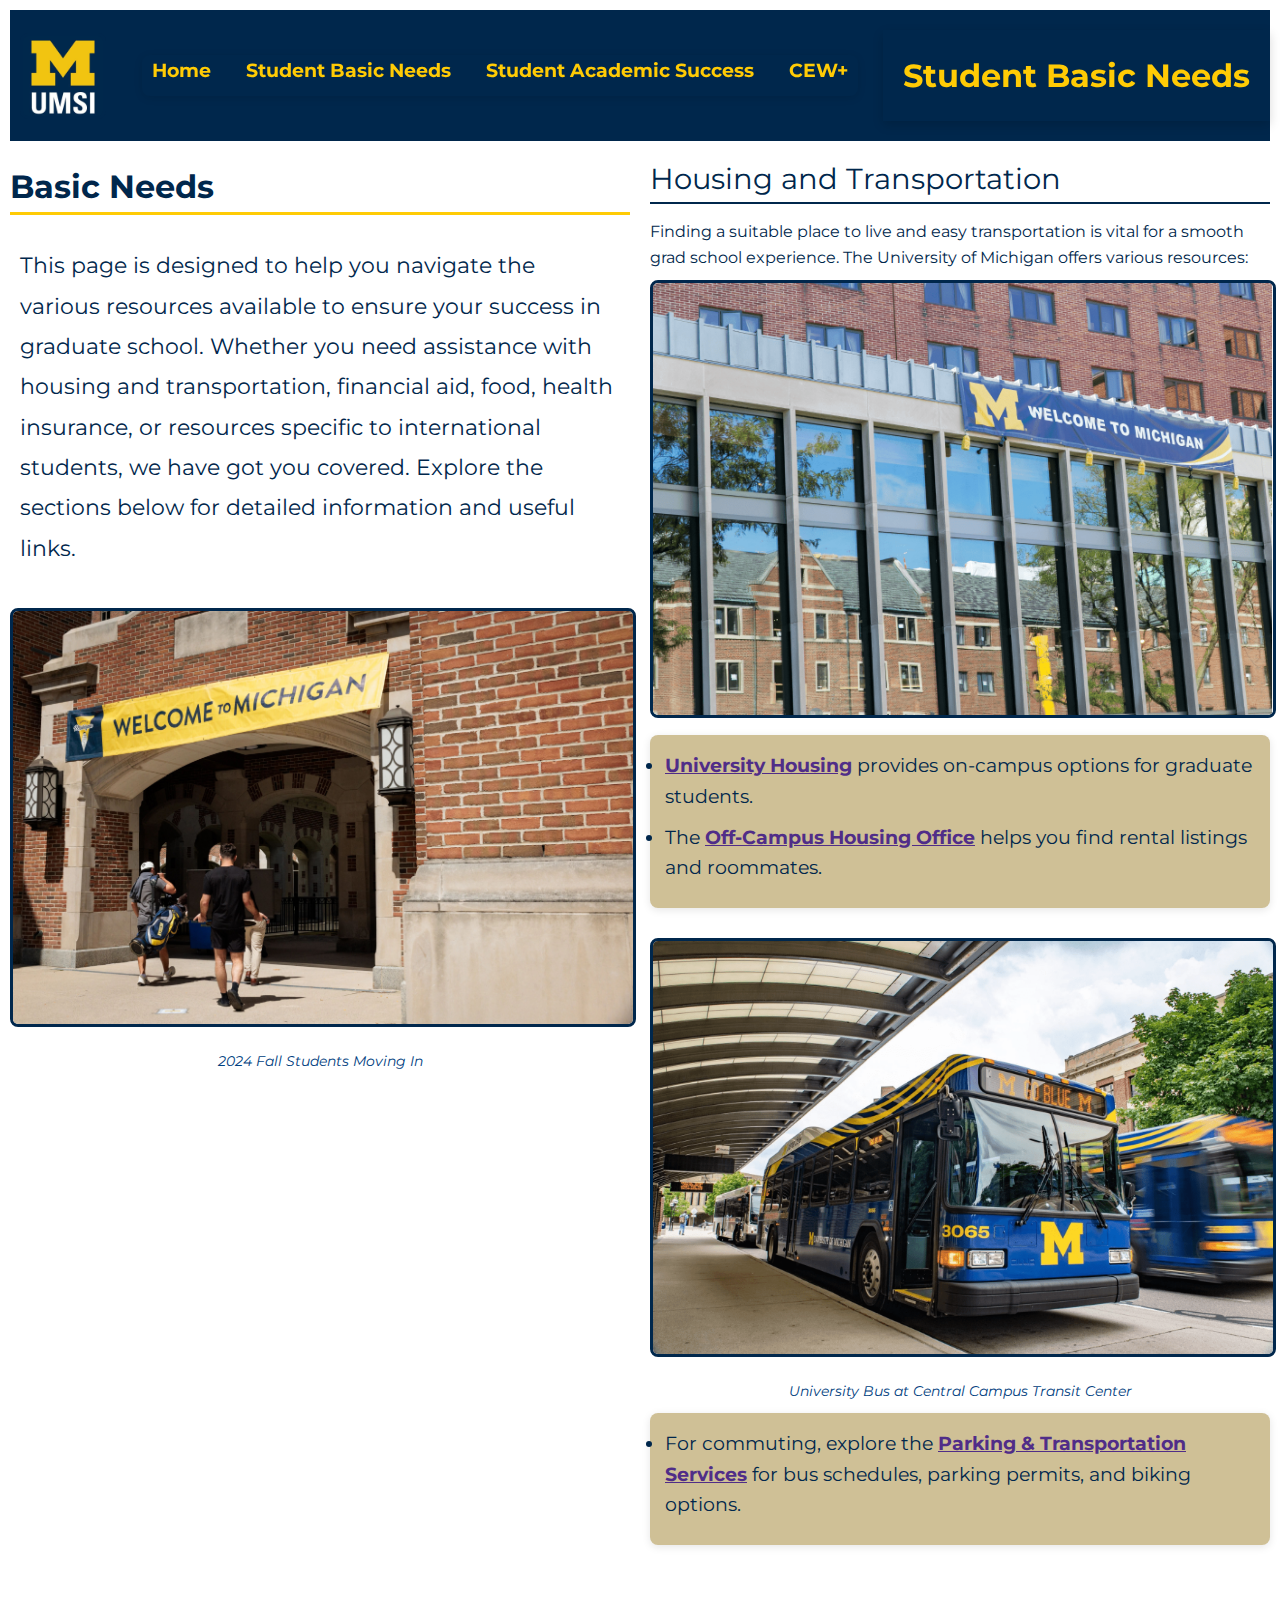
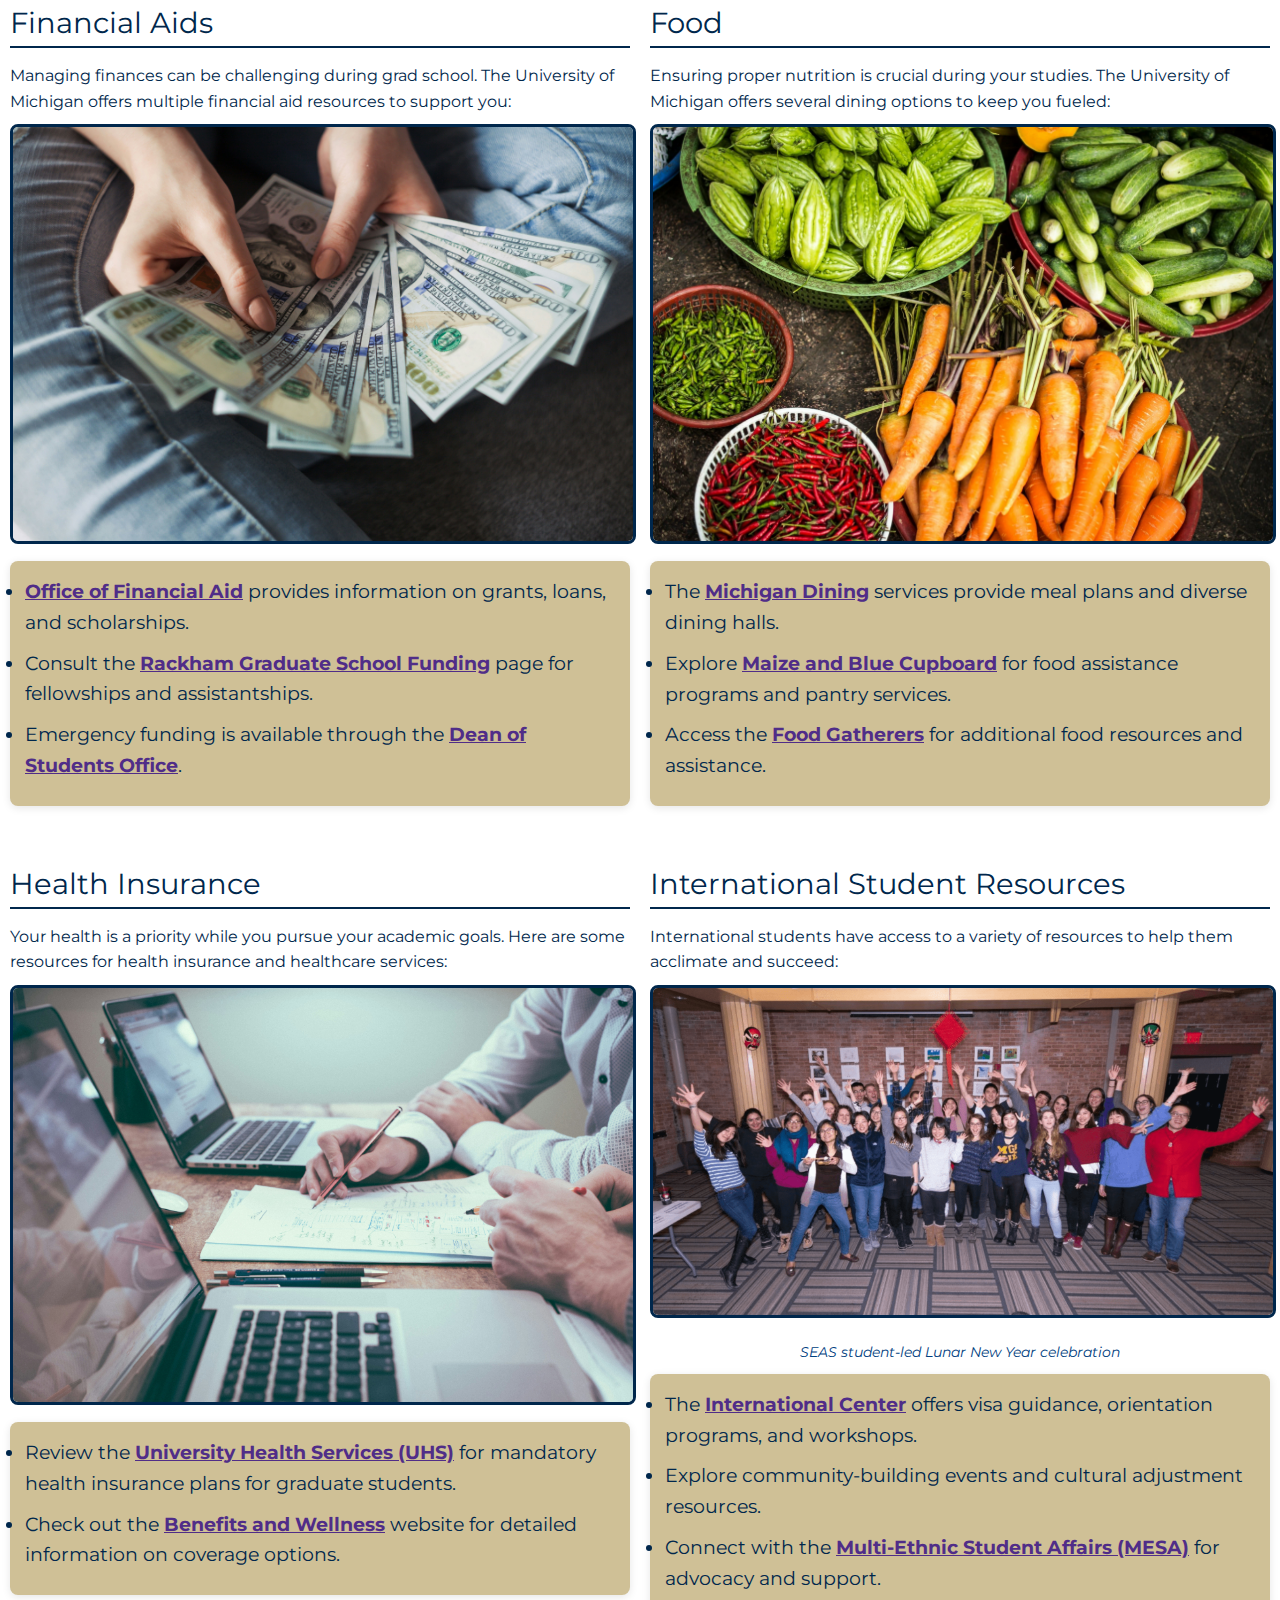
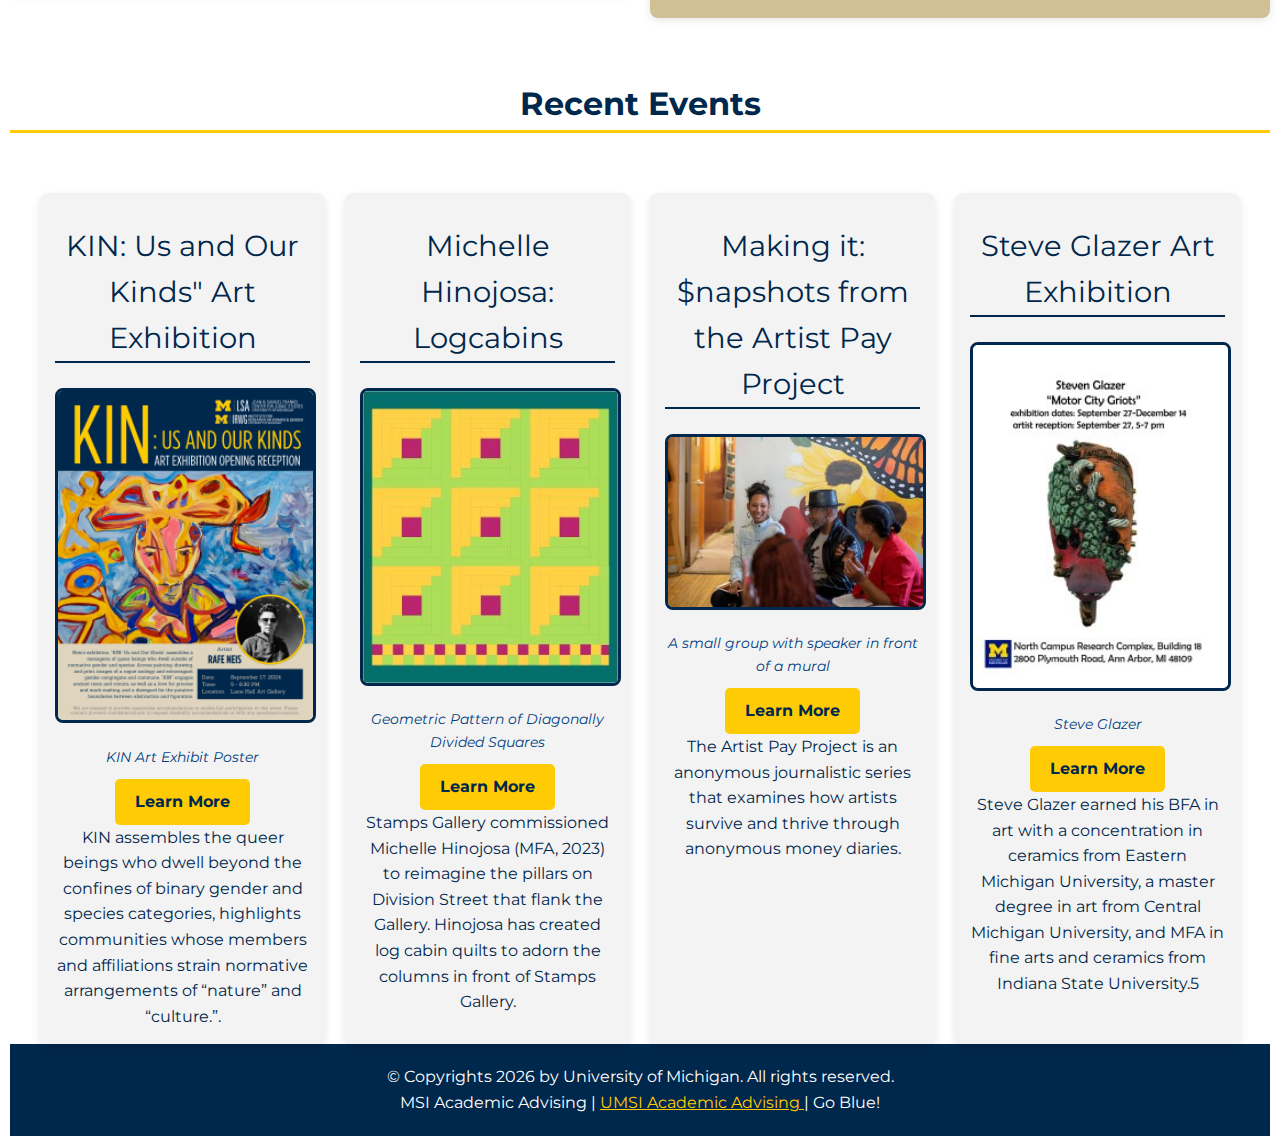
<file: student_basic_needs.html>
<!DOCTYPE html>
<html lang="en">
<head>
    <meta charset="UTF-8">
    <meta name="viewport" content="width=device-width, initial-scale=1.0">
    <title>Student Basic Needs</title>
    <link rel="stylesheet" href="css/html5reset.css">
    <link rel="stylesheet" href="css/style.css">
    <link href="https://fonts.googleapis.com/css2?family=Montserrat:wght@400;500;700&display=swap" rel="stylesheet">
</head>
<body>
    <div class="skip"><a href="#main">Skip to Main Content</a></div>
    <header>
        <img src="images/UMSI_signature_vertical_informal_solidblue.jpg" alt="UMSI Logo">
        <nav>
            <ul>
                <li><a href = "index.html">Home</a></li>
                <li><a href = "student_basic_needs.html">Student Basic Needs</a></li>
                <li><a href = "student_academic_success.html">Student Academic Success</a></li>
                <li><a href = "CEW+.html">CEW+</a></li>
            </ul>
        </nav>
        <h1>Student Basic Needs</h1>

    </header>
    <main id="main">
        <div id="intro">
            <h2>Basic Needs</h2>
            <p>This page is designed to help you navigate the various resources available to ensure your success in graduate school. Whether you need assistance with housing and transportation, financial aid, food, health insurance, or resources specific to international students, we have got you covered. Explore the sections below for detailed information and useful links.</p>
            <figure>
                <img src="images/p1_welcome.jpg" alt="Three students moving into North Quad, with a sign on the building outer wall saying Welcome to Michigan">
                <figcaption>2024 Fall Students Moving In</figcaption>
            </figure>
        </div>

        <div>
            <h3>Housing and Transportation</h3>
            <p>Finding a suitable place to live and easy transportation is vital for a smooth grad school experience. The University of Michigan offers various resources:</p>
            <figure>
                <img src="images/p1_housing.png" alt="A University of Michigan dorm building with a sign saying Welcome to Michigan">
            </figure>
            <ul>
                <li><a href="https://housing.umich.edu/">University Housing</a> provides on-campus options for graduate students.</li>
                <li>The <a href="https://offcampus.umich.edu/">Off-Campus Housing Office</a> helps you find rental listings and roommates.</li>
            </ul>
            <figure>
                <img src="images/p1_transportation.png" alt="A University of Michigan bus stop at Central Campus Transit Center">
                <figcaption>University Bus at Central Campus Transit Center</figcaption>
            </figure>

            <ul>
                <li>For commuting, explore the <a href="https://ltp.umich.edu/">Parking & Transportation Services</a> for bus schedules, parking permits, and biking options.</li>
            </ul>
        </div>

        <div>
            <h3>Financial Aids</h3>
            <p>Managing finances can be challenging during grad school. The University of Michigan offers multiple financial aid resources to support you:</p>
            <figure>
                <img src="images/p1_financialaid.jpg" alt="A jar filled with coins and a graduation cap on the top of a book">
            </figure>
            <ul>
                <li><a href="https://finaid.umich.edu/">Office of Financial Aid</a> provides information on grants, loans, and scholarships.</li>
                <li>Consult the <a href="https://rackham.umich.edu/funding/">Rackham Graduate School Funding</a> page for fellowships and assistantships.</li>
                <li>Emergency funding is available through the <a href="https://deanofstudents.umich.edu/">Dean of Students Office</a>.</li>
            </ul>
        </div>


        <div>
            <h3>Food</h3>
            <p>Ensuring proper nutrition is crucial during your studies. The University of Michigan offers several dining options to keep you fueled:</p>
            <figure>
                <img src="images/p1_food.jpg" alt="A picture showing vegetables, including carrots, cucumbers, and different kinds of peppers">
            </figure>
            <ul>
                <li>The <a href="https://dining.umich.edu/">Michigan Dining</a> services provide meal plans and diverse dining halls.</li>
                <li>Explore <a href="https://mbc.studentlife.umich.edu/">Maize and Blue Cupboard</a> for food assistance programs and pantry services.</li>
                <li>Access the <a href="https://foodgatherers.org/">Food Gatherers</a> for additional food resources and assistance.</li>
            </ul>
        </div>

        <div>
            <h3>Health Insurance</h3>
            <p>Your health is a priority while you pursue your academic goals. Here are some resources for health insurance and healthcare services:</p>
            <figure>
                <img src="images/p1_healthinsurance.jpg" alt="A picture showing two people discussing health insurance in front of their computers">
            </figure>
            <ul>
                <li>Review the <a href="https://uhs.umich.edu/healthinsuranceplans">University Health Services (UHS)</a> for mandatory health insurance plans for graduate students.</li>
                <li>Check out the <a href="https://hr.umich.edu/benefits-wellness">Benefits and Wellness</a> website for detailed information on coverage options.</li>
            </ul>
        </div>

        <div>
            <h3>International Student Resources</h3>
            <p>International students have access to a variety of resources to help them acclimate and succeed:</p>
            <figure>
                <img src="images/p1_internationalstudents.png" alt="A group of international students standing together smiling and with arms up">
                <figcaption>SEAS student-led Lunar New Year celebration</figcaption>
            </figure>
            <ul>
                <li>The <a href="https://internationalcenter.umich.edu/">International Center</a> offers visa guidance, orientation programs, and workshops.</li>
                <li>Explore community-building events and cultural adjustment resources.</li>
                <li>Connect with the <a href="https://mesa.umich.edu/">Multi-Ethnic Student Affairs (MESA)</a> for advocacy and support.</li>
            </ul>
        </div>

        <div id="RE">
            <h2>Recent Events</h2>
        </div>

        <div class="event-cards">
            <div class="event-card">
                <h3>KIN: Us and Our Kinds" Art Exhibition</h3>
                <figure>
                    <img src="images/p1_KIN.png" alt="Image of KIN Art Exhibit Poster featuring abstract artwork, event details, and a photograph of the artist Rafe Neis.">
                    <figcaption>KIN Art Exhibit Poster</figcaption>
                </figure>
                <p><a href="https://events.umich.edu/event/124694?utm_source=weeklyumich.beehiiv.com&utm_medium=newsletter&utm_campaign=breaking-umich-news-11-10&_bhlid=e36f6b6d1d0550451431a61e002b83f6e98877d3" class="button-style">Learn More</a></p>
                <p>KIN assembles the queer beings who dwell beyond the confines of binary gender and species categories, highlights communities whose members and affiliations strain normative arrangements of “nature” and “culture.”.</p>
            </div>

            <div class="event-card">
                <h3>Michelle Hinojosa: Logcabins</h3>
                <figure>
                    <img src="images/p1_mh.jpg" alt="A geometric pattern of diagonally divided squares in maize yellow and lime green, each with a red square in the center.">
                    <figcaption>Geometric Pattern of Diagonally Divided Squares</figcaption>
                </figure>
                <p><a href="https://events.umich.edu/event/122384?utm_source=weeklyumich.beehiiv.com&utm_medium=newsletter&utm_campaign=breaking-umich-news-11-10&_bhlid=a34480ba78d80e1df43c9d386a0b6573e74e3d9e" class="button-style">Learn More</a></p>
                <p>Stamps Gallery commissioned Michelle Hinojosa (MFA, 2023) to reimagine the pillars on Division Street that flank the Gallery. Hinojosa has created log cabin quilts to adorn the columns in front of Stamps Gallery. </p>
            </div>

            <div class="event-card">
                <h3>Making it: $napshots from the Artist Pay Project</h3>
                <figure>
                    <img src="images/p1_group.jpeg" alt="A small group with speaker in front of a mural talking to each other">
                    <figcaption>A small group with speaker in front of a mural</figcaption>
                </figure>
                <p><a href="https://events.umich.edu/event/128279?utm_source=weeklyumich.beehiiv.com&utm_medium=newsletter&utm_campaign=breaking-umich-news-11-10&_bhlid=e5304bc2b37865e95395a8fca8662b11558c1516" class="button-style">Learn More</a></p>
                <p>The Artist Pay Project is an anonymous journalistic series that examines how artists survive and thrive through anonymous money diaries.</p>
            </div>

            <div class="event-card">
                <h3>Steve Glazer Art Exhibition</h3>
                <figure>
                    <img src="images/p1_SteveGlazer.jpeg" alt="Poster for Steven Glazer's 'Motor City Griots' exhibition, featuring a colorful mask sculpture">
                    <figcaption>Steve Glazer</figcaption>
                </figure>
                <p><a href="https://events.umich.edu/event/124670?utm_source=weeklyumich.beehiiv.com&utm_medium=newsletter&utm_campaign=breaking-umich-news-11-8&_bhlid=ade600310f26590e2826cb3cf5127d64fa2eed1e" class="button-style">Learn More</a></p>
                <p>Steve Glazer earned his BFA in art with a concentration in ceramics from Eastern Michigan University, a master degree in art from Central Michigan University, and MFA in fine arts and ceramics from Indiana State University.5</p>
            </div>
        </div>
    </main>
    <footer>
        <p>© Copyrights <span id="year"></span> by University of Michigan. All rights reserved.</p>
        <p>MSI Academic Advising | <a href="https://sites.google.com/umich.edu/msiacademicadvising/student-support-resources">UMSI Academic Advising </a> | Go Blue!</p>
    </footer>

    <script>
        document.getElementById("year").innerHTML = new Date().getFullYear();
        document.querySelectorAll('a').forEach(link => {
        if (link.textContent.trim() === "Learn More") {
            link.classList.add("button-style");
        }
    });
    </script>

</body>

</html>
</file>
<file: css/style.css>
/* General Styles */
html {
    scroll-behavior: smooth;
}

body {
    background-color: white;
    font-family: 'Montserrat';
    line-height: 1.6;
    color: #00274C;
    padding: 10px;
}

/* Container */
.container {
    display: grid;
    grid-template-columns: 1fr 1fr 1fr 1fr;
    gap: 20px;
    padding: 10px;
}

/* Header */
header {
    background-color: #00274C;
    color: #FFCB05;
    display: flex;
    flex-direction: column;
    align-items: center;
    padding: 10px 0;
    width: 100%;
}

header img {
    width: 60px;
    height: auto;
    margin: 10px;
}

header h1 {
    font-size: 2em;
    margin: 10px 0;
}

/* Navigation */
nav ul {
    list-style-type: none;
    padding: 0;
    margin: 0;
    display: flex;
    flex-wrap: wrap;
    justify-content: center;
    background: none;
    border: none;
    gap: 15px;
}

nav ul li {
    display: inline;
}

nav ul li a {
    text-decoration: underline;
    color: #FFCB05;
    font-weight: bold;
    border-radius: 4px;
    transition: background-color 0.3s ease;
    padding: 5px 10px;
}

nav ul li a:hover {
    background-color: rgba(255, 203, 5, 0.2);
    color: #FFFFFF;
}

nav ul li a.active {
    border-bottom: 2px solid #FFCB05;
}

#navbar a {
    background-color: transparent;
}

#navbar a:hover {
    background-color: transparent;
    color: #FFCB05;
}

#navbar a.active {
    border-bottom: 2px solid transparent;
}

/* Main Content */
main {
    display: grid;
    grid-template-columns: 1fr;
    gap: 20px;
}

#intro p {
    font-size: 1.4em;
    color: #00274C;
    line-height: 1.8;
    padding: 10px;
    margin-bottom: 20px;
    text-align: left;
    grid-column: 1 / -1;
}

/* Headings */
h1 {
    font-size: 3em;
    font-weight: bold;
    color: #FFCB05;
    text-align: center;
    grid-column: 1 / -1;
    padding: 20px;
    background-color: #00274C;
    box-shadow: 0px 4px 10px rgba(0, 0, 0, 0.15);
    margin: 0;
}

h2 {
    font-size: 2em;
    font-weight: bold;
    color: #00274C;
    margin: 20px 0;
    border-bottom: 3px solid #FFCB05;
    background-color: transparent;
    grid-column: 1 / -1;
}

h3 {
    font-size: 1.8em;
    color: #00274C;
    margin: 15px 0;
    border-bottom: 2px solid #00274C;
    background-color: transparent;
}

/* List and Link Styles */
ul {
    list-style-type: disc;
    padding-left: 20px;
    margin-bottom: 20px;
    background-color: #CFC096;
    padding: 15px;
    border-radius: 8px;
    box-shadow: 0px 2px 8px rgba(0, 0, 0, 0.1);
}

li {
    font-size: 1.2em;
    color: #00274C;
    margin-bottom: 10px;
}

li a {
    color: #502D88;
    text-decoration: underline;
    font-weight: bold;
}

li a:hover {
    color: #00274C;
    text-decoration: underline;
}

a {
    text-decoration: underline;
}

a:hover, a:active, a:focus, a:visited {
    text-decoration: underline;
}

img {
    width: 100%;
    height: auto;
    border-radius: 8px;
    border: 3px solid #00274C;
    margin: 10px auto;
}

figcaption {
    font-family: 'Montserrat';
    font-style: italic;
    color: #004080;
    text-align: center;
    font-size: 0.9em;
    padding-top: 5px;
    padding-bottom: 10px;
}

/* Event Cards */
.event-cards {
    display: flex;
    flex-direction: column;
    gap: 20px;
    padding: 0;
    margin: 0 auto;
    width: 100%;
    max-width: 1200px;
    box-sizing: border-box;
}

.event-card {
    background-color: #f3f3f3;
    padding: 15px;
    border-radius: 8px;
    box-shadow: 0 4px 8px rgba(0, 0, 0, 0.1);
    text-align: center;
}

.button-style {
    display: inline-block;
    padding: 10px 20px;
    color: #00274C;
    background-color: #FFCB05;
    border: none;
    border-radius: 5px;
    text-align: center;
    text-decoration: none;
    font-weight: bold;
    cursor: pointer;
    transition: background-color 0.3s ease;
}

.button-style:hover {
    background-color: #FFD54F;
}


/* Footer */
footer {
    background-color: #00274C;
    color: #FFFFFF;
    padding: 20px;
    text-align: center;
    grid-column: 1 / -1;
}

footer a {
    color: #FFCB05;
    text-decoration: underline;
}

footer a:hover {
    color: #FFFFFF;
}

/* Accessibility and Skip Link */
a[href="#main"] {
    position: absolute;
    top: -1000px;
    left: -1000px;
}

a[href="#main"]:focus {
    position: static;
    margin: 10px;
    background-color: #FFCB05;
    color: #00274C;
    padding: 5px;
    text-decoration: none;
}

/* 404 Page */
.error-page {
    text-align: center;
}

.error-page h1 {
    font-size: 2.5em;
    color: #FFCB05;
    margin-bottom: 20px;
}

.error-page p {
    font-size: 1.2em;
    margin-bottom: 20px;
}

.error-page a.button {
    color: #FFFFFF;
    background-color: #00274C;
    padding: 10px 20px;
    text-decoration: none;
    border-radius: 5px;
    font-weight: bold;
    transition: background-color 0.3s ease;
}

.error-page a.button:hover {
    background-color: #FFCB05;
    color: #00274C;
}


/* Responsive Design for Larger Screens (800px and Above) */
@media (min-width: 800px) {
    .container {
        display: grid;
        grid-template-columns: 1fr 1fr 1fr 1fr;
        gap: 20px;
    }

    main {
        display: grid;
        grid-template-columns: 1fr 1fr;
        gap: 20px;
    }

    header{
        position: sticky;
        top: 0;
        z-index: 1000;
        display: flex;
        flex-direction: row;
        flex-wrap: wrap;
        align-items: center;
        justify-content: space-between;
    }

    header img {
        width: 80px;
        height: auto;
    }

    header nav ul {
        list-style-type: none;
        padding: 0;
        margin: 0;
        display: flex;
        gap: 15px;
    }

    header nav ul li a {
        color: #FFCB05;
        font-weight: bold;
        text-decoration: none;
        padding: 5px 10px;
        transition: background-color 0.3s ease;
    }

    header nav ul li a:hover {
        background-color: rgba(255, 203, 5, 0.2);
        color: #FFFFFF;
    }

    #RE {
        grid-column: 1 / -1;
        text-align: center;
        margin-bottom: 20px;
    }

    .event-cards {
        display: grid;
        grid-template-columns: 1fr 1fr 1fr 1fr;
        gap: 20px;
        grid-column: 1 / -1;
    }

    .event-card {
        box-sizing: border-box;
    }
}
</file>
